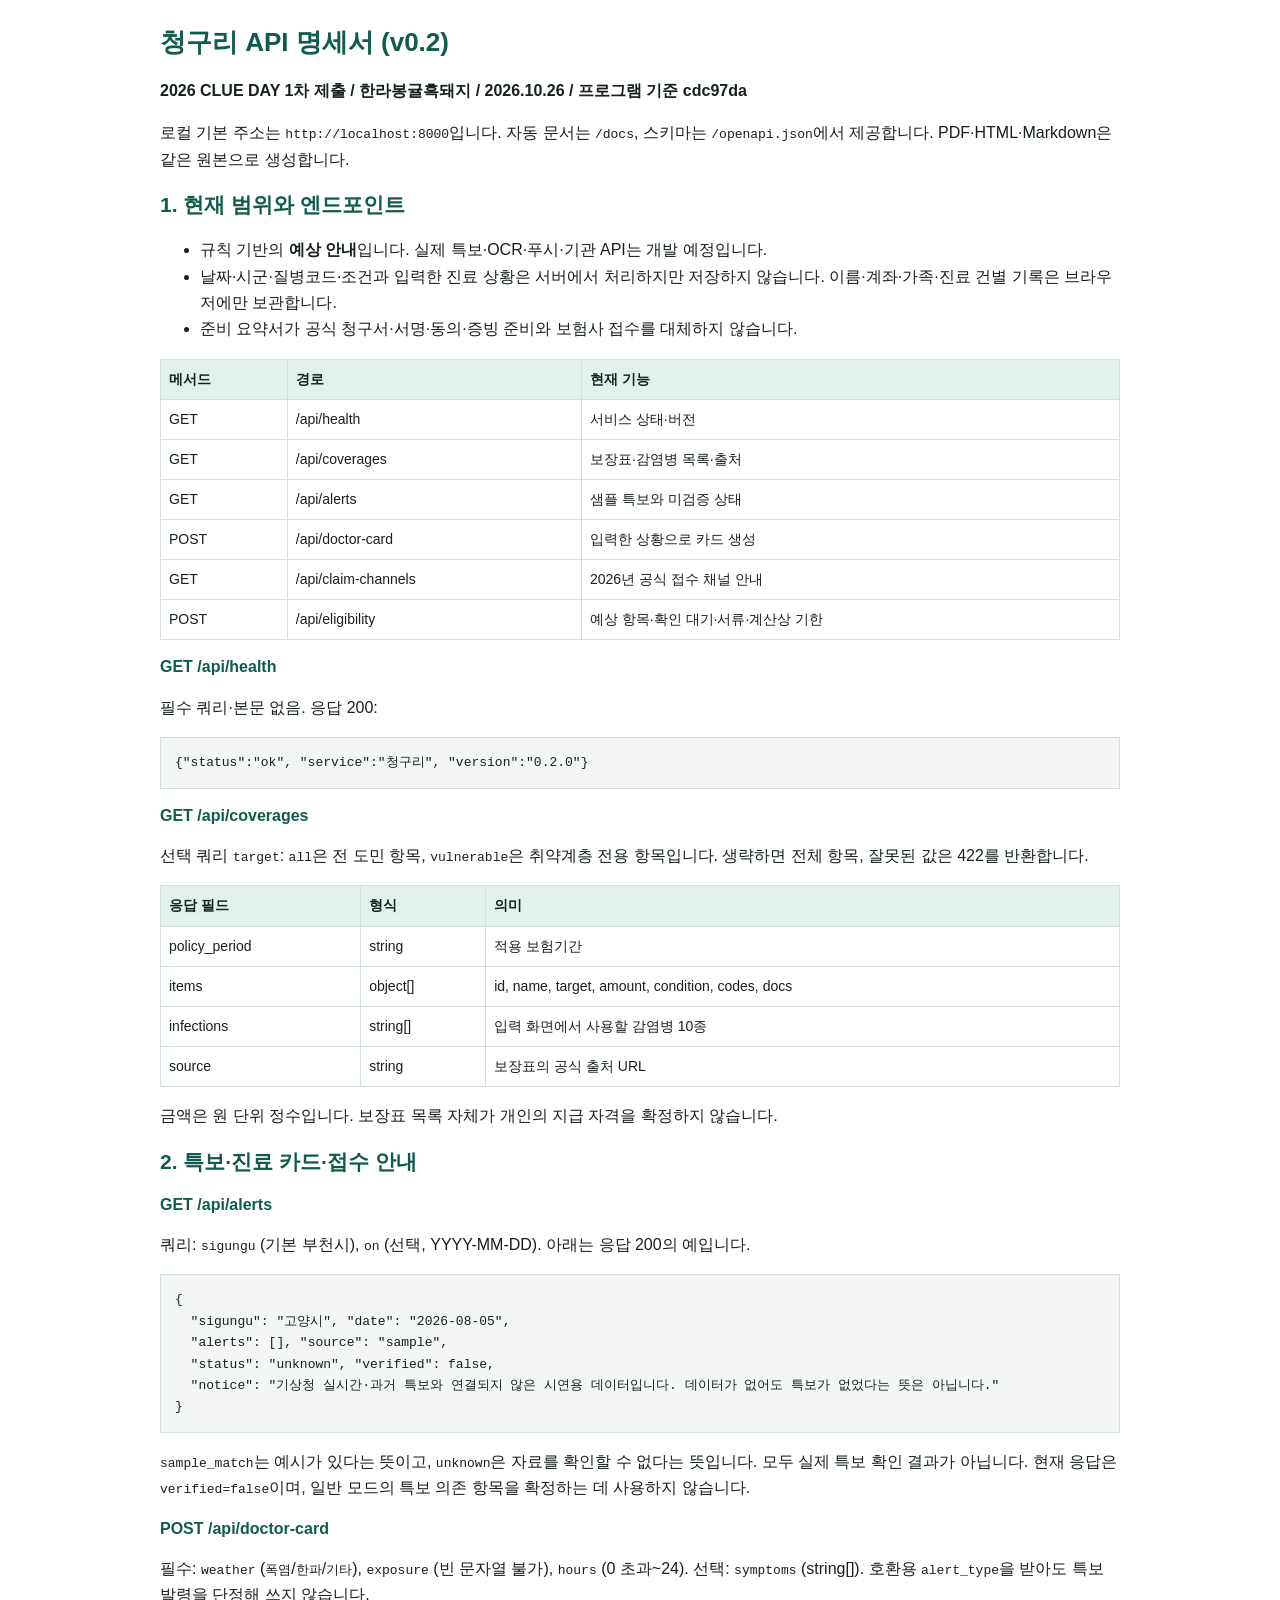
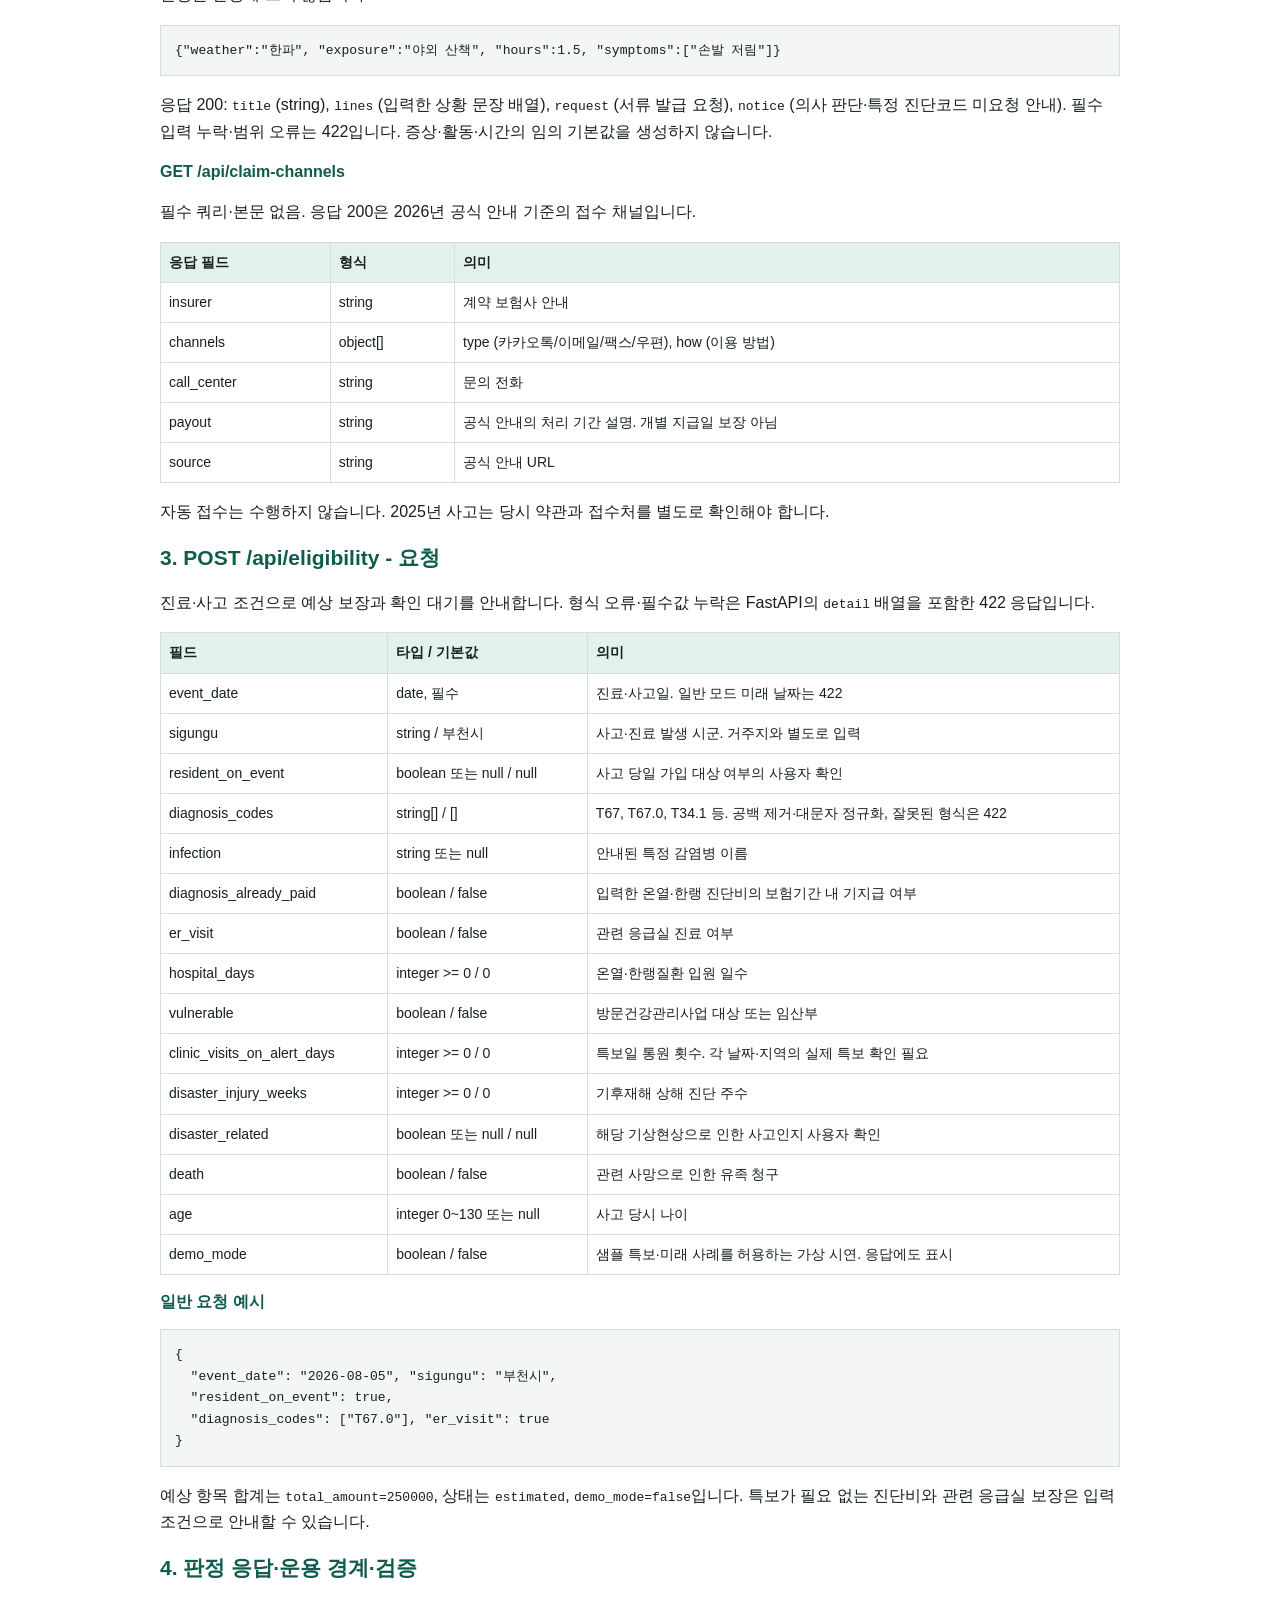
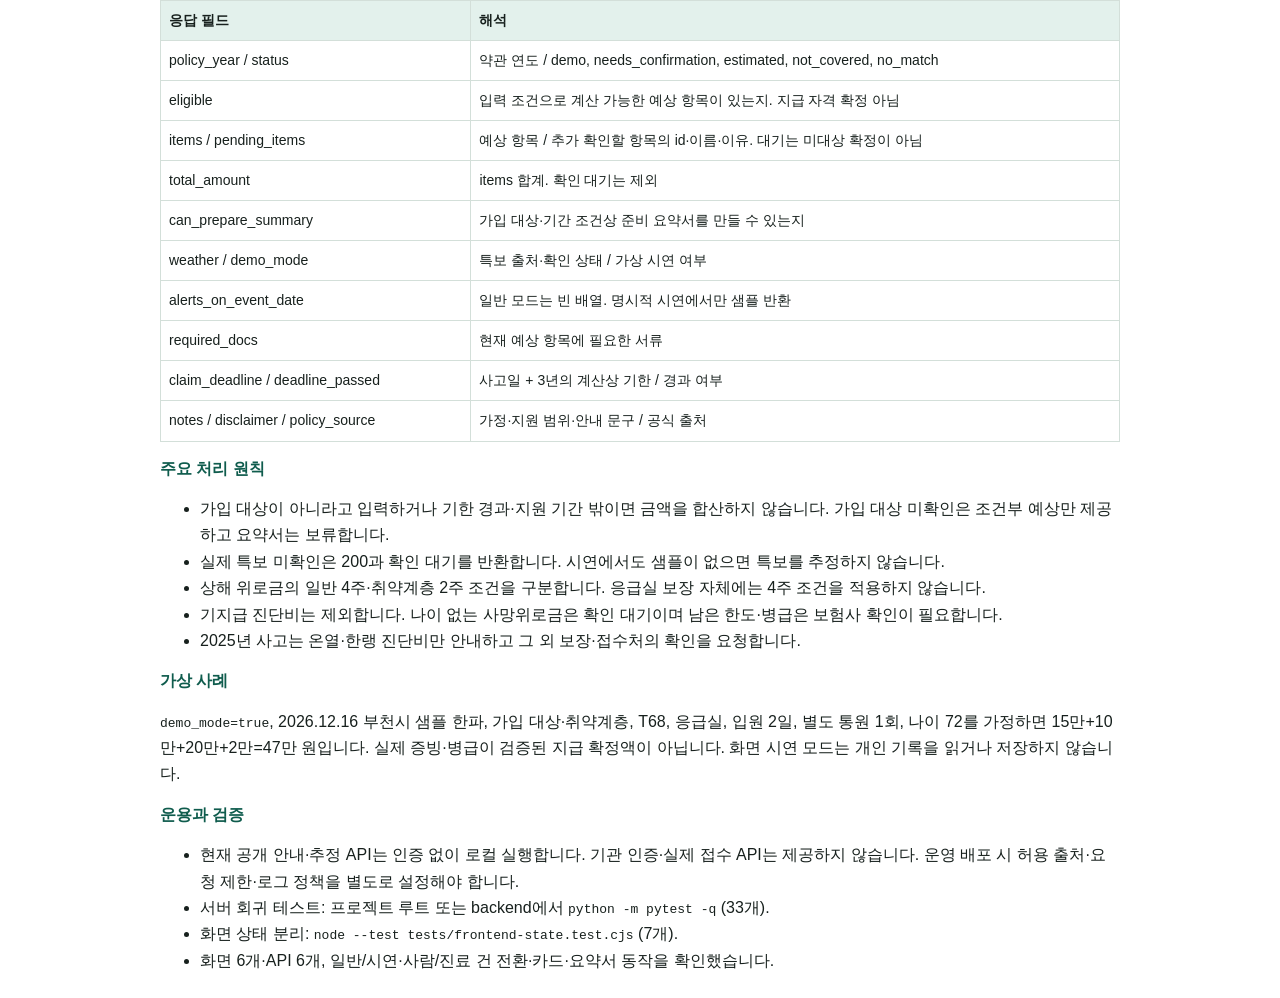
<file: docs/API명세서.html>
<!doctype html><html lang="ko"><head><meta charset="utf-8"><title>API 명세서</title><style>
@page {size:A4; margin:20mm 15mm;}
body {font-family:'Malgun Gothic',sans-serif; color:#17201d; line-height:1.65; max-width:960px; margin:24px auto; padding:0 16px;}
h1,h2,h3 {color:#0f5c4d; line-height:1.4;} h1 {font-size:26px;} h2 {font-size:21px;} h3 {font-size:16px;}
table {border-collapse:collapse; width:100%; margin:12px 0; font-size:14px;} th,td {border:1px solid #d3dfd9; padding:8px; text-align:left; vertical-align:top;} th {background:#e3f1ec;}
a {color:#0f5c4d; overflow-wrap:anywhere;} pre {white-space:pre-wrap; overflow-wrap:anywhere; padding:14px; background:#f3f6f4; border:1px solid #d3dfd9;}
.page-break {break-before:page;} .screen {display:flex; gap:24px; align-items:flex-start; margin-top:16px; break-inside:avoid;}
.screen>img {width:290px; border:1px solid #d3dfd9; border-radius:12px;} .ui-notes {flex:1;} .ui-notes p {margin:6px 0 14px;}.small {font-size:12px;color:#5d6965;}
@media(max-width:640px){.screen{display:block;}.screen>img{max-width:100%;}}
@media print {body{margin:0;padding:0;}.screen>img{width:73mm;}.screen{gap:7mm;}}
</style></head><body><h1>청구리 API 명세서 (v0.2)</h1>
<p><strong>2026 CLUE DAY 1차 제출 / 한라봉귤흑돼지 / 2026.10.26 / 프로그램 기준 cdc97da</strong></p>
<p>로컬 기본 주소는 <code>http://localhost:8000</code>입니다. 자동 문서는 <code>/docs</code>, 스키마는 <code>/openapi.json</code>에서 제공합니다. PDF·HTML·Markdown은 같은 원본으로 생성합니다.</p>
<h2>1. 현재 범위와 엔드포인트</h2>
<ul>
<li>규칙 기반의 <strong>예상 안내</strong>입니다. 실제 특보·OCR·푸시·기관 API는 개발 예정입니다.</li>
<li>날짜·시군·질병코드·조건과 입력한 진료 상황은 서버에서 처리하지만 저장하지 않습니다. 이름·계좌·가족·진료 건별 기록은 브라우저에만 보관합니다.</li>
<li>준비 요약서가 공식 청구서·서명·동의·증빙 준비와 보험사 접수를 대체하지 않습니다.</li>
</ul>
<table>
<thead>
<tr>
<th>메서드</th>
<th>경로</th>
<th>현재 기능</th>
</tr>
</thead>
<tbody>
<tr>
<td>GET</td>
<td>/api/health</td>
<td>서비스 상태·버전</td>
</tr>
<tr>
<td>GET</td>
<td>/api/coverages</td>
<td>보장표·감염병 목록·출처</td>
</tr>
<tr>
<td>GET</td>
<td>/api/alerts</td>
<td>샘플 특보와 미검증 상태</td>
</tr>
<tr>
<td>POST</td>
<td>/api/doctor-card</td>
<td>입력한 상황으로 카드 생성</td>
</tr>
<tr>
<td>GET</td>
<td>/api/claim-channels</td>
<td>2026년 공식 접수 채널 안내</td>
</tr>
<tr>
<td>POST</td>
<td>/api/eligibility</td>
<td>예상 항목·확인 대기·서류·계산상 기한</td>
</tr>
</tbody>
</table>
<h3>GET /api/health</h3>
<p>필수 쿼리·본문 없음. 응답 200:</p>
<pre><code class="language-json">{&quot;status&quot;:&quot;ok&quot;, &quot;service&quot;:&quot;청구리&quot;, &quot;version&quot;:&quot;0.2.0&quot;}
</code></pre>
<h3>GET /api/coverages</h3>
<p>선택 쿼리 <code>target</code>: <code>all</code>은 전 도민 항목, <code>vulnerable</code>은 취약계층 전용 항목입니다. 생략하면 전체 항목, 잘못된 값은 422를 반환합니다.</p>
<table>
<thead>
<tr>
<th>응답 필드</th>
<th>형식</th>
<th>의미</th>
</tr>
</thead>
<tbody>
<tr>
<td>policy_period</td>
<td>string</td>
<td>적용 보험기간</td>
</tr>
<tr>
<td>items</td>
<td>object[]</td>
<td>id, name, target, amount, condition, codes, docs</td>
</tr>
<tr>
<td>infections</td>
<td>string[]</td>
<td>입력 화면에서 사용할 감염병 10종</td>
</tr>
<tr>
<td>source</td>
<td>string</td>
<td>보장표의 공식 출처 URL</td>
</tr>
</tbody>
</table>
<p>금액은 원 단위 정수입니다. 보장표 목록 자체가 개인의 지급 자격을 확정하지 않습니다.</p>
<div class="page-break"></div>

<h2>2. 특보·진료 카드·접수 안내</h2>
<h3>GET /api/alerts</h3>
<p>쿼리: <code>sigungu</code> (기본 부천시), <code>on</code> (선택, YYYY-MM-DD). 아래는 응답 200의 예입니다.</p>
<pre><code class="language-json">{
  &quot;sigungu&quot;: &quot;고양시&quot;, &quot;date&quot;: &quot;2026-08-05&quot;,
  &quot;alerts&quot;: [], &quot;source&quot;: &quot;sample&quot;,
  &quot;status&quot;: &quot;unknown&quot;, &quot;verified&quot;: false,
  &quot;notice&quot;: &quot;기상청 실시간·과거 특보와 연결되지 않은 시연용 데이터입니다. 데이터가 없어도 특보가 없었다는 뜻은 아닙니다.&quot;
}
</code></pre>
<p><code>sample_match</code>는 예시가 있다는 뜻이고, <code>unknown</code>은 자료를 확인할 수 없다는 뜻입니다. 모두 실제 특보 확인 결과가 아닙니다. 현재 응답은 <code>verified=false</code>이며, 일반 모드의 특보 의존 항목을 확정하는 데 사용하지 않습니다.</p>
<h3>POST /api/doctor-card</h3>
<p>필수: <code>weather</code> (<code>폭염</code>/<code>한파</code>/<code>기타</code>), <code>exposure</code> (빈 문자열 불가), <code>hours</code> (0 초과~24).
선택: <code>symptoms</code> (string[]). 호환용 <code>alert_type</code>을 받아도 특보 발령을 단정해 쓰지 않습니다.</p>
<pre><code class="language-json">{&quot;weather&quot;:&quot;한파&quot;, &quot;exposure&quot;:&quot;야외 산책&quot;, &quot;hours&quot;:1.5, &quot;symptoms&quot;:[&quot;손발 저림&quot;]}
</code></pre>
<p>응답 200: <code>title</code> (string), <code>lines</code> (입력한 상황 문장 배열), <code>request</code> (서류 발급 요청), <code>notice</code> (의사 판단·특정 진단코드 미요청 안내). 필수 입력 누락·범위 오류는 422입니다. 증상·활동·시간의 임의 기본값을 생성하지 않습니다.</p>
<h3>GET /api/claim-channels</h3>
<p>필수 쿼리·본문 없음. 응답 200은 2026년 공식 안내 기준의 접수 채널입니다.</p>
<table>
<thead>
<tr>
<th>응답 필드</th>
<th>형식</th>
<th>의미</th>
</tr>
</thead>
<tbody>
<tr>
<td>insurer</td>
<td>string</td>
<td>계약 보험사 안내</td>
</tr>
<tr>
<td>channels</td>
<td>object[]</td>
<td>type (카카오톡/이메일/팩스/우편), how (이용 방법)</td>
</tr>
<tr>
<td>call_center</td>
<td>string</td>
<td>문의 전화</td>
</tr>
<tr>
<td>payout</td>
<td>string</td>
<td>공식 안내의 처리 기간 설명. 개별 지급일 보장 아님</td>
</tr>
<tr>
<td>source</td>
<td>string</td>
<td>공식 안내 URL</td>
</tr>
</tbody>
</table>
<p>자동 접수는 수행하지 않습니다. 2025년 사고는 당시 약관과 접수처를 별도로 확인해야 합니다.</p>
<div class="page-break"></div>

<h2>3. POST /api/eligibility - 요청</h2>
<p>진료·사고 조건으로 예상 보장과 확인 대기를 안내합니다. 형식 오류·필수값 누락은 FastAPI의 <code>detail</code> 배열을 포함한 422 응답입니다.</p>
<table>
<thead>
<tr>
<th>필드</th>
<th>타입 / 기본값</th>
<th>의미</th>
</tr>
</thead>
<tbody>
<tr>
<td>event_date</td>
<td>date, 필수</td>
<td>진료·사고일. 일반 모드 미래 날짜는 422</td>
</tr>
<tr>
<td>sigungu</td>
<td>string / 부천시</td>
<td>사고·진료 발생 시군. 거주지와 별도로 입력</td>
</tr>
<tr>
<td>resident_on_event</td>
<td>boolean 또는 null / null</td>
<td>사고 당일 가입 대상 여부의 사용자 확인</td>
</tr>
<tr>
<td>diagnosis_codes</td>
<td>string[] / []</td>
<td>T67, T67.0, T34.1 등. 공백 제거·대문자 정규화, 잘못된 형식은 422</td>
</tr>
<tr>
<td>infection</td>
<td>string 또는 null</td>
<td>안내된 특정 감염병 이름</td>
</tr>
<tr>
<td>diagnosis_already_paid</td>
<td>boolean / false</td>
<td>입력한 온열·한랭 진단비의 보험기간 내 기지급 여부</td>
</tr>
<tr>
<td>er_visit</td>
<td>boolean / false</td>
<td>관련 응급실 진료 여부</td>
</tr>
<tr>
<td>hospital_days</td>
<td>integer &gt;= 0 / 0</td>
<td>온열·한랭질환 입원 일수</td>
</tr>
<tr>
<td>vulnerable</td>
<td>boolean / false</td>
<td>방문건강관리사업 대상 또는 임산부</td>
</tr>
<tr>
<td>clinic_visits_on_alert_days</td>
<td>integer &gt;= 0 / 0</td>
<td>특보일 통원 횟수. 각 날짜·지역의 실제 특보 확인 필요</td>
</tr>
<tr>
<td>disaster_injury_weeks</td>
<td>integer &gt;= 0 / 0</td>
<td>기후재해 상해 진단 주수</td>
</tr>
<tr>
<td>disaster_related</td>
<td>boolean 또는 null / null</td>
<td>해당 기상현상으로 인한 사고인지 사용자 확인</td>
</tr>
<tr>
<td>death</td>
<td>boolean / false</td>
<td>관련 사망으로 인한 유족 청구</td>
</tr>
<tr>
<td>age</td>
<td>integer 0~130 또는 null</td>
<td>사고 당시 나이</td>
</tr>
<tr>
<td>demo_mode</td>
<td>boolean / false</td>
<td>샘플 특보·미래 사례를 허용하는 가상 시연. 응답에도 표시</td>
</tr>
</tbody>
</table>
<h3>일반 요청 예시</h3>
<pre><code class="language-json">{
  &quot;event_date&quot;: &quot;2026-08-05&quot;, &quot;sigungu&quot;: &quot;부천시&quot;,
  &quot;resident_on_event&quot;: true,
  &quot;diagnosis_codes&quot;: [&quot;T67.0&quot;], &quot;er_visit&quot;: true
}
</code></pre>
<p>예상 항목 합계는 <code>total_amount=250000</code>, 상태는 <code>estimated</code>, <code>demo_mode=false</code>입니다.
특보가 필요 없는 진단비와 관련 응급실 보장은 입력 조건으로 안내할 수 있습니다.</p>
<div class="page-break"></div>

<h2>4. 판정 응답·운용 경계·검증</h2>
<table>
<thead>
<tr>
<th>응답 필드</th>
<th>해석</th>
</tr>
</thead>
<tbody>
<tr>
<td>policy_year / status</td>
<td>약관 연도 / demo, needs_confirmation, estimated, not_covered, no_match</td>
</tr>
<tr>
<td>eligible</td>
<td>입력 조건으로 계산 가능한 예상 항목이 있는지. 지급 자격 확정 아님</td>
</tr>
<tr>
<td>items / pending_items</td>
<td>예상 항목 / 추가 확인할 항목의 id·이름·이유. 대기는 미대상 확정이 아님</td>
</tr>
<tr>
<td>total_amount</td>
<td>items 합계. 확인 대기는 제외</td>
</tr>
<tr>
<td>can_prepare_summary</td>
<td>가입 대상·기간 조건상 준비 요약서를 만들 수 있는지</td>
</tr>
<tr>
<td>weather / demo_mode</td>
<td>특보 출처·확인 상태 / 가상 시연 여부</td>
</tr>
<tr>
<td>alerts_on_event_date</td>
<td>일반 모드는 빈 배열. 명시적 시연에서만 샘플 반환</td>
</tr>
<tr>
<td>required_docs</td>
<td>현재 예상 항목에 필요한 서류</td>
</tr>
<tr>
<td>claim_deadline / deadline_passed</td>
<td>사고일 + 3년의 계산상 기한 / 경과 여부</td>
</tr>
<tr>
<td>notes / disclaimer / policy_source</td>
<td>가정·지원 범위·안내 문구 / 공식 출처</td>
</tr>
</tbody>
</table>
<h3>주요 처리 원칙</h3>
<ul>
<li>가입 대상이 아니라고 입력하거나 기한 경과·지원 기간 밖이면 금액을 합산하지 않습니다. 가입 대상 미확인은 조건부 예상만 제공하고 요약서는 보류합니다.</li>
<li>실제 특보 미확인은 200과 확인 대기를 반환합니다. 시연에서도 샘플이 없으면 특보를 추정하지 않습니다.</li>
<li>상해 위로금의 일반 4주·취약계층 2주 조건을 구분합니다. 응급실 보장 자체에는 4주 조건을 적용하지 않습니다.</li>
<li>기지급 진단비는 제외합니다. 나이 없는 사망위로금은 확인 대기이며 남은 한도·병급은 보험사 확인이 필요합니다.</li>
<li>2025년 사고는 온열·한랭 진단비만 안내하고 그 외 보장·접수처의 확인을 요청합니다.</li>
</ul>
<h3>가상 사례</h3>
<p><code>demo_mode=true</code>, 2026.12.16 부천시 샘플 한파, 가입 대상·취약계층, T68, 응급실, 입원 2일, 별도 통원 1회, 나이 72를 가정하면 15만+10만+20만+2만=47만 원입니다. 실제 증빙·병급이 검증된 지급 확정액이 아닙니다. 화면 시연 모드는 개인 기록을 읽거나 저장하지 않습니다.</p>
<h3>운용과 검증</h3>
<ul>
<li>현재 공개 안내·추정 API는 인증 없이 로컬 실행합니다. 기관 인증·실제 접수 API는 제공하지 않습니다. 운영 배포 시 허용 출처·요청 제한·로그 정책을 별도로 설정해야 합니다.</li>
<li>서버 회귀 테스트: 프로젝트 루트 또는 backend에서 <code>python -m pytest -q</code> (33개).</li>
<li>화면 상태 분리: <code>node --test tests/frontend-state.test.cjs</code> (7개).</li>
<li>화면 6개·API 6개, 일반/시연·사람/진료 건 전환·카드·요약서 동작을 확인했습니다.</li>
</ul></body></html>
</file>
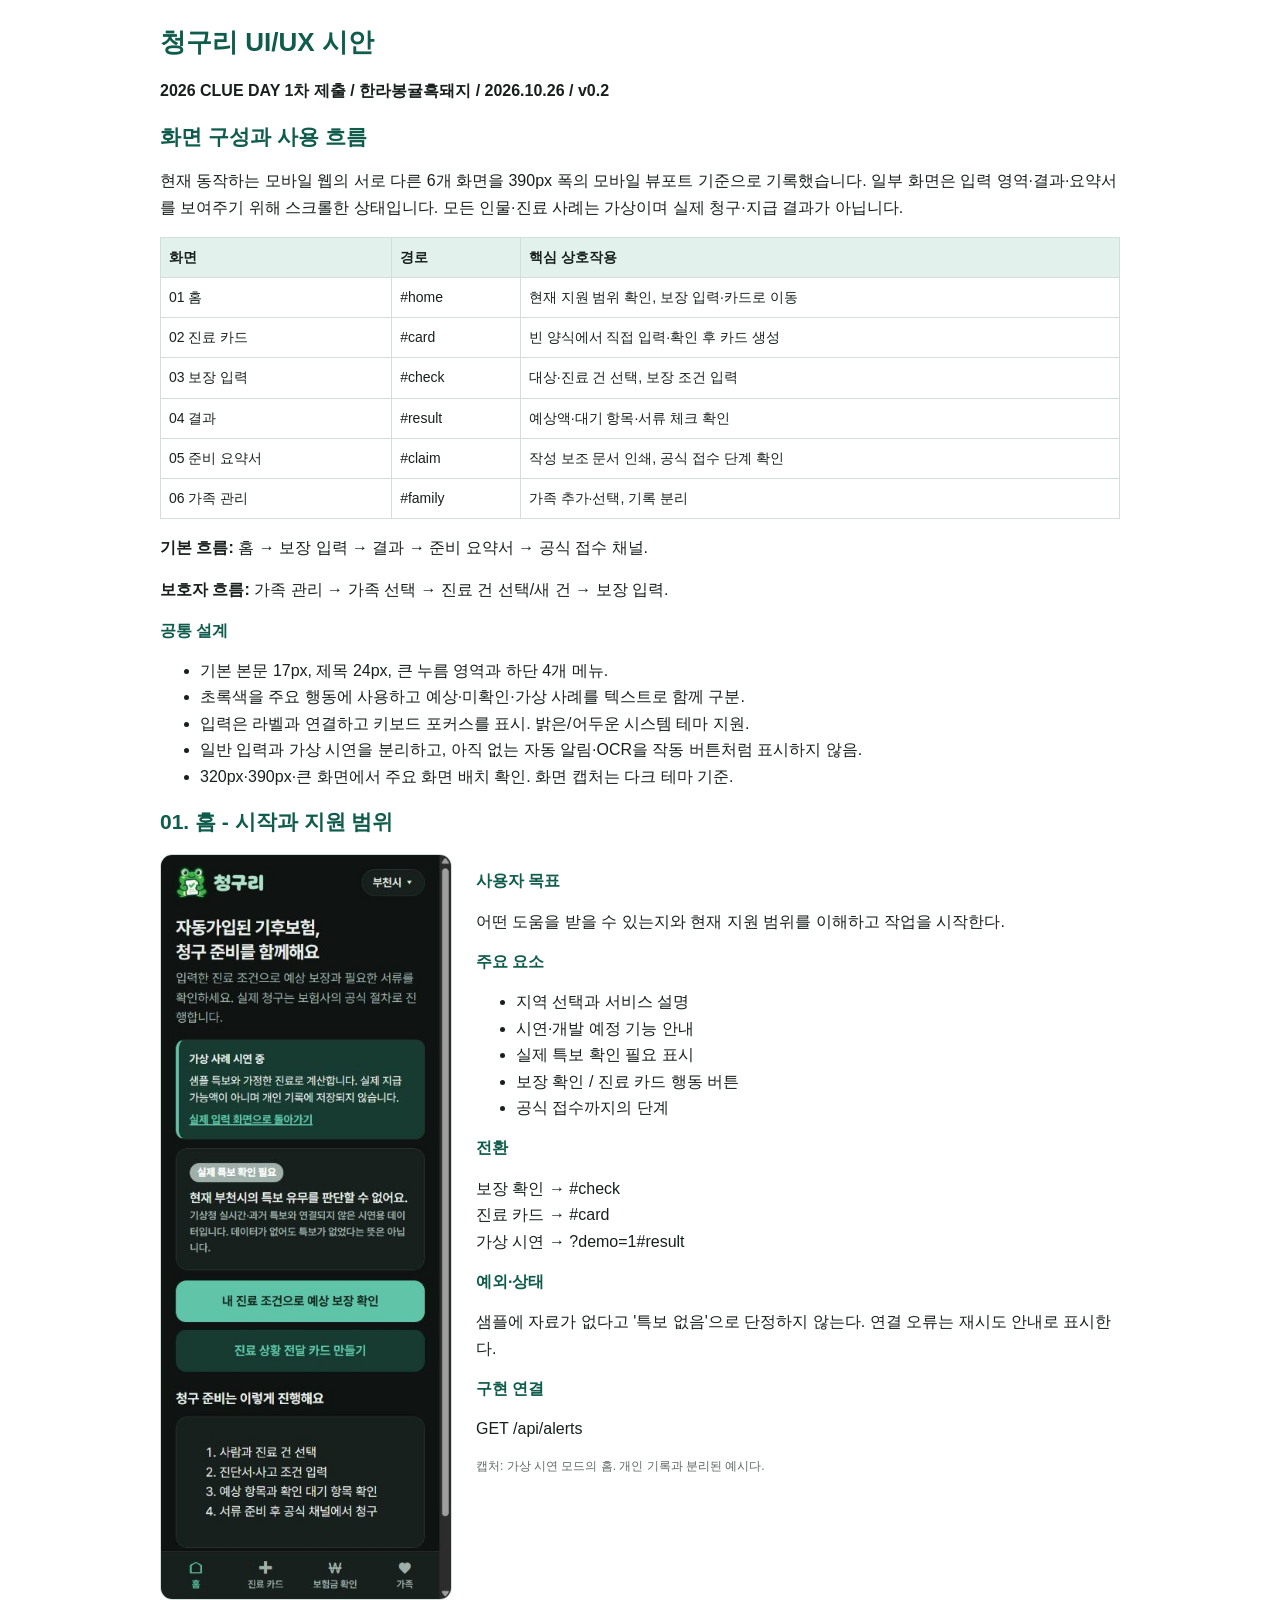
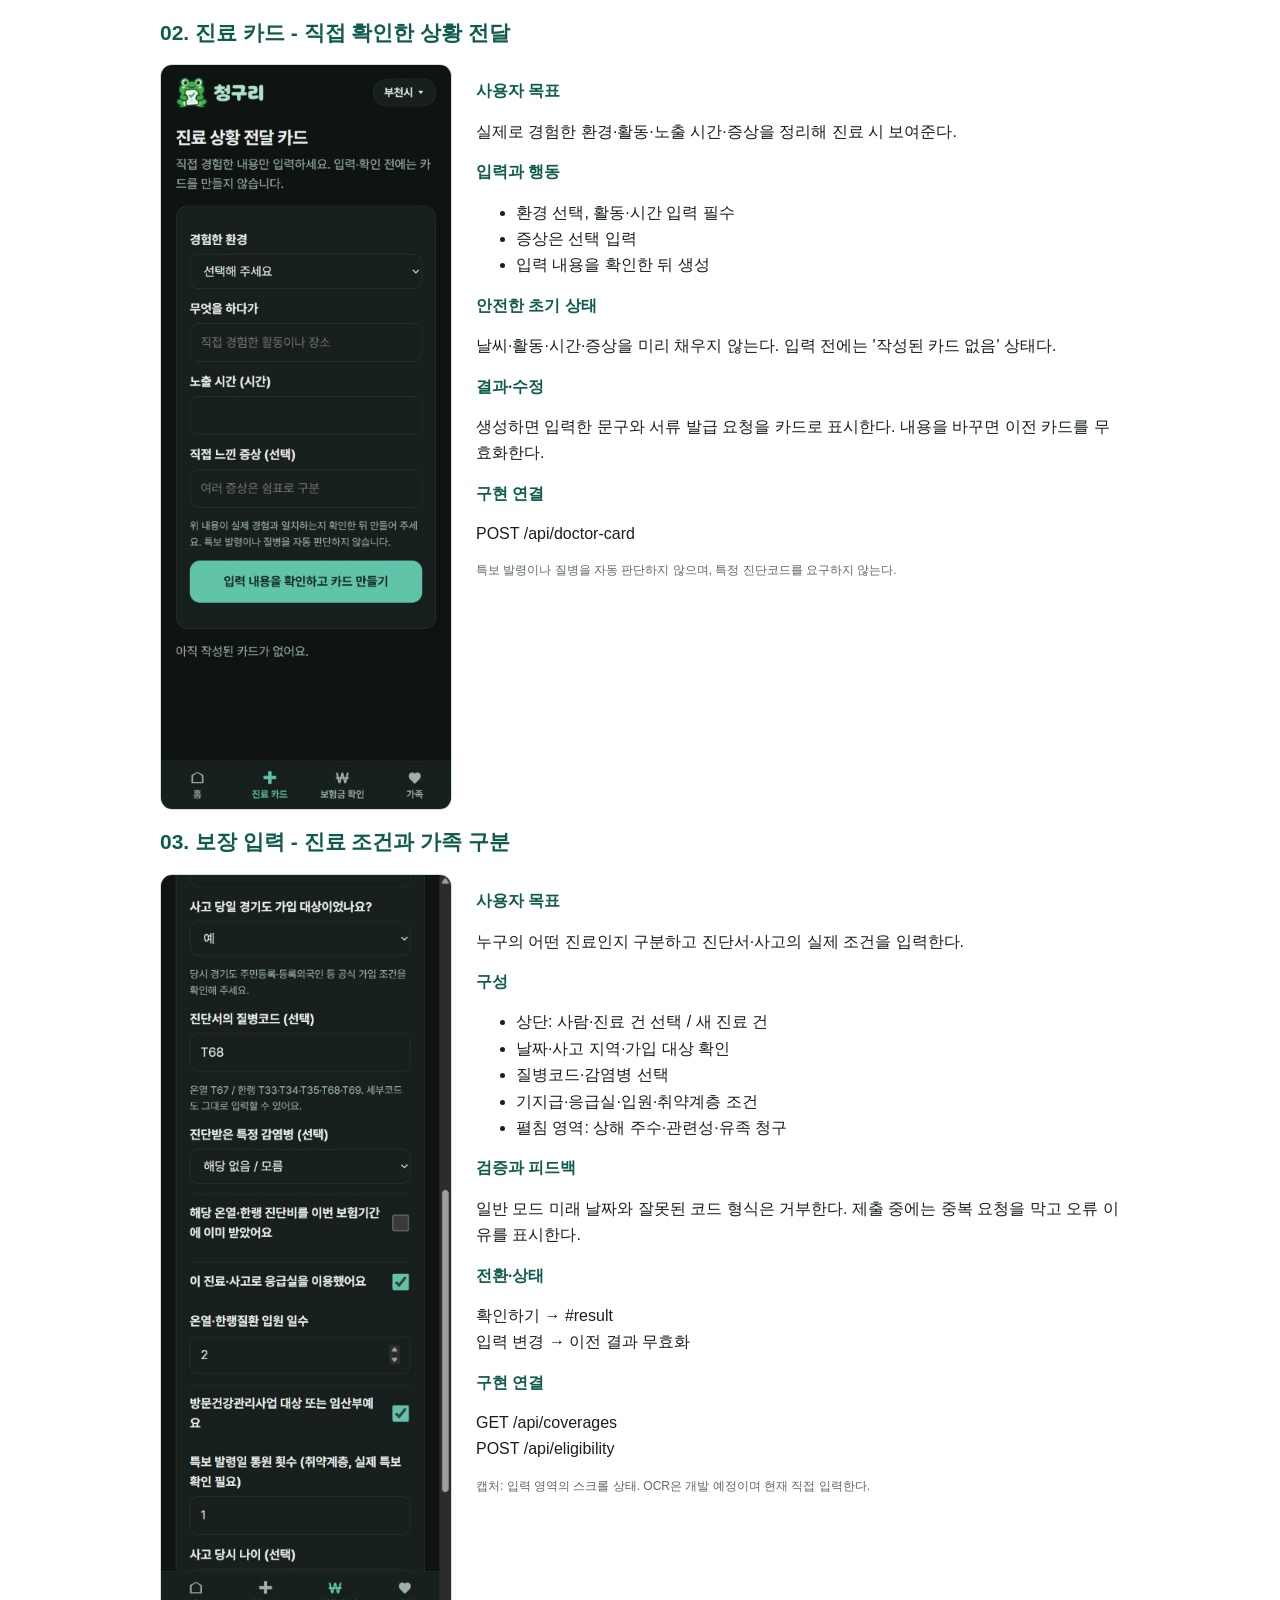
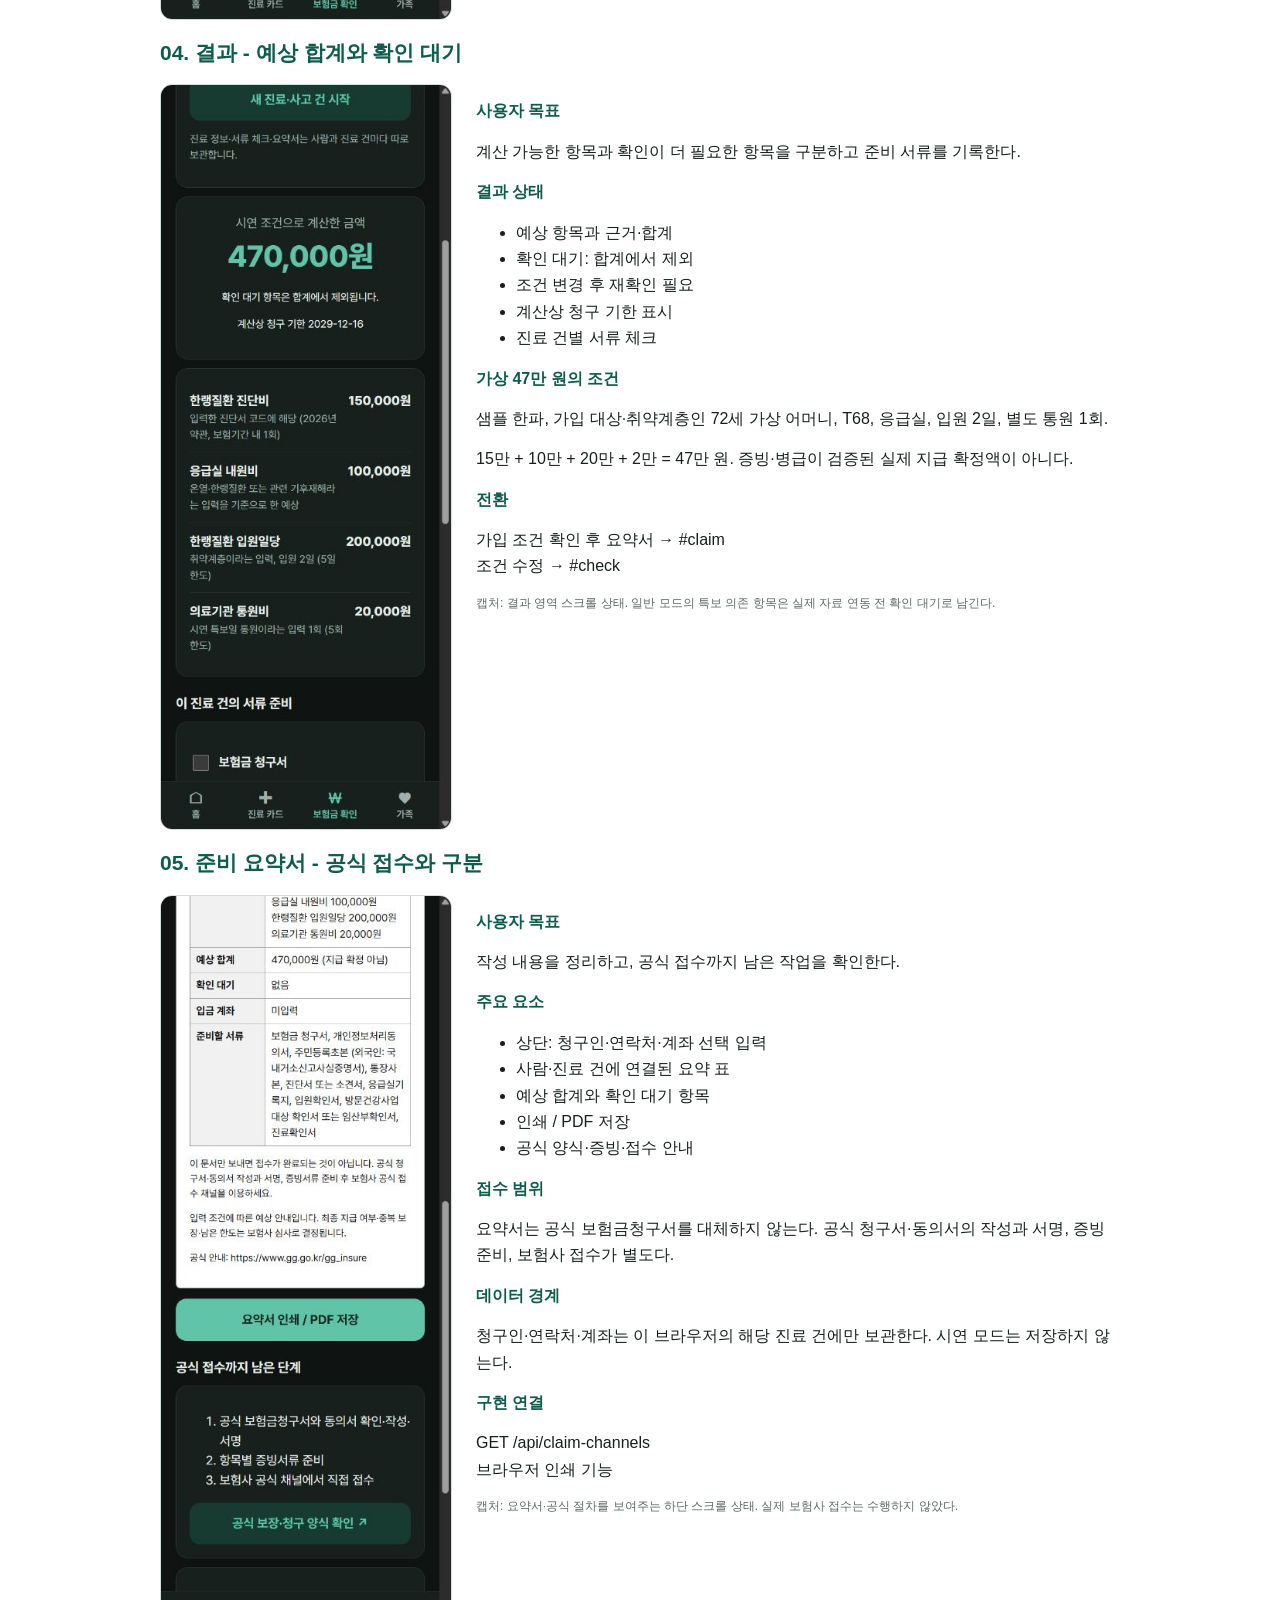
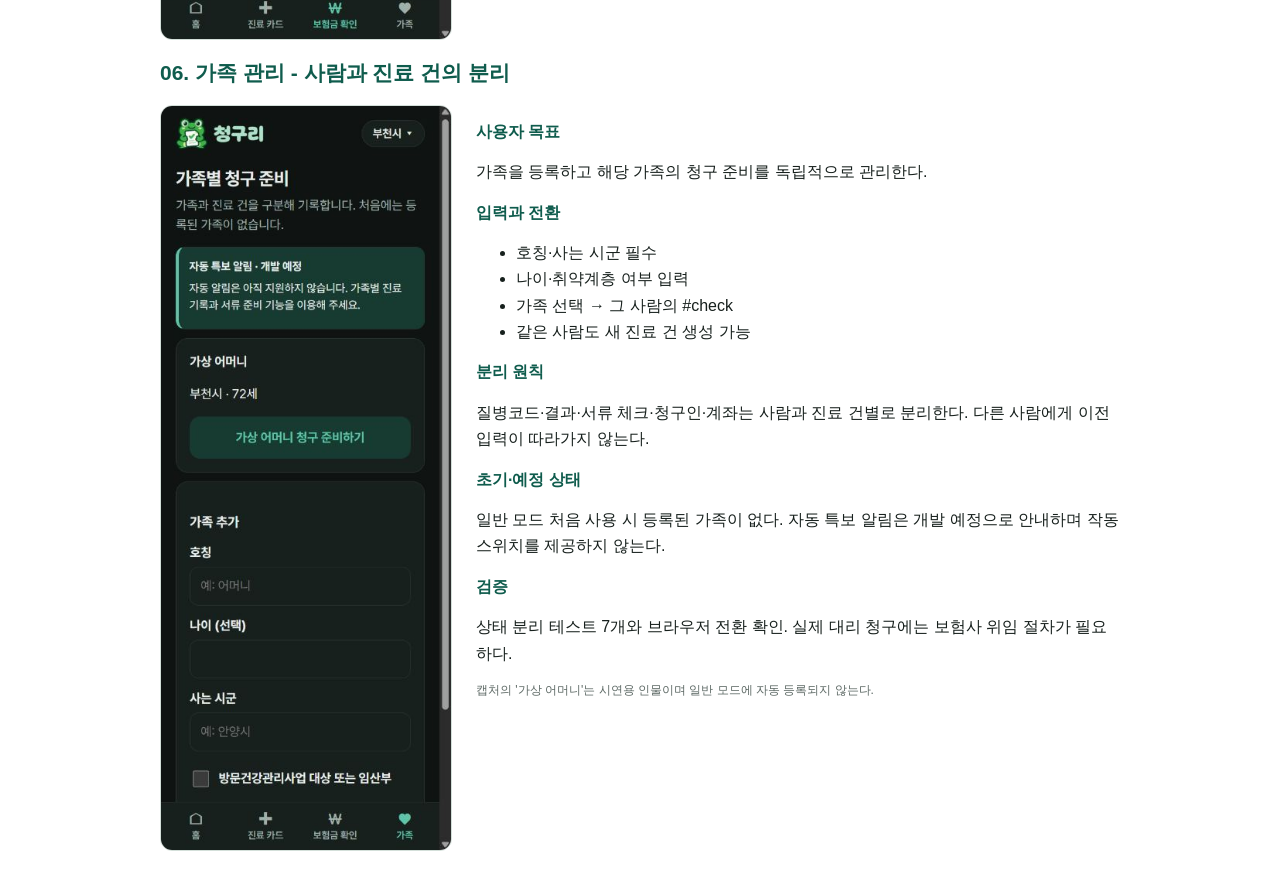
<file: docs/UI시안.html>
<!doctype html><html lang="ko"><head><meta charset="utf-8"><title>UI/UX 시안 - 6개 화면</title><style>
@page {size:A4; margin:20mm 15mm;}
body {font-family:'Malgun Gothic',sans-serif; color:#17201d; line-height:1.65; max-width:960px; margin:24px auto; padding:0 16px;}
h1,h2,h3 {color:#0f5c4d; line-height:1.4;} h1 {font-size:26px;} h2 {font-size:21px;} h3 {font-size:16px;}
table {border-collapse:collapse; width:100%; margin:12px 0; font-size:14px;} th,td {border:1px solid #d3dfd9; padding:8px; text-align:left; vertical-align:top;} th {background:#e3f1ec;}
a {color:#0f5c4d; overflow-wrap:anywhere;} pre {white-space:pre-wrap; overflow-wrap:anywhere; padding:14px; background:#f3f6f4; border:1px solid #d3dfd9;}
.page-break {break-before:page;} .screen {display:flex; gap:24px; align-items:flex-start; margin-top:16px; break-inside:avoid;}
.screen>img {width:290px; border:1px solid #d3dfd9; border-radius:12px;} .ui-notes {flex:1;} .ui-notes p {margin:6px 0 14px;}.small {font-size:12px;color:#5d6965;}
@media(max-width:640px){.screen{display:block;}.screen>img{max-width:100%;}}
@media print {body{margin:0;padding:0;}.screen>img{width:73mm;}.screen{gap:7mm;}}
</style></head><body><h1>청구리 UI/UX 시안</h1>
<p><strong>2026 CLUE DAY 1차 제출 / 한라봉귤흑돼지 / 2026.10.26 / v0.2</strong></p>
<h2>화면 구성과 사용 흐름</h2>
<p>현재 동작하는 모바일 웹의 서로 다른 6개 화면을 390px 폭의 모바일 뷰포트 기준으로 기록했습니다.
일부 화면은 입력 영역·결과·요약서를 보여주기 위해 스크롤한 상태입니다. 모든 인물·진료 사례는 가상이며 실제 청구·지급 결과가 아닙니다.</p>
<table>
<thead>
<tr>
<th>화면</th>
<th>경로</th>
<th>핵심 상호작용</th>
</tr>
</thead>
<tbody>
<tr>
<td>01 홈</td>
<td>#home</td>
<td>현재 지원 범위 확인, 보장 입력·카드로 이동</td>
</tr>
<tr>
<td>02 진료 카드</td>
<td>#card</td>
<td>빈 양식에서 직접 입력·확인 후 카드 생성</td>
</tr>
<tr>
<td>03 보장 입력</td>
<td>#check</td>
<td>대상·진료 건 선택, 보장 조건 입력</td>
</tr>
<tr>
<td>04 결과</td>
<td>#result</td>
<td>예상액·대기 항목·서류 체크 확인</td>
</tr>
<tr>
<td>05 준비 요약서</td>
<td>#claim</td>
<td>작성 보조 문서 인쇄, 공식 접수 단계 확인</td>
</tr>
<tr>
<td>06 가족 관리</td>
<td>#family</td>
<td>가족 추가·선택, 기록 분리</td>
</tr>
</tbody>
</table>
<p><strong>기본 흐름:</strong> 홈 → 보장 입력 → 결과 → 준비 요약서 → 공식 접수 채널.</p>
<p><strong>보호자 흐름:</strong> 가족 관리 → 가족 선택 → 진료 건 선택/새 건 → 보장 입력.</p>
<h3>공통 설계</h3>
<ul>
<li>기본 본문 17px, 제목 24px, 큰 누름 영역과 하단 4개 메뉴.</li>
<li>초록색을 주요 행동에 사용하고 예상·미확인·가상 사례를 텍스트로 함께 구분.</li>
<li>입력은 라벨과 연결하고 키보드 포커스를 표시. 밝은/어두운 시스템 테마 지원.</li>
<li>일반 입력과 가상 시연을 분리하고, 아직 없는 자동 알림·OCR을 작동 버튼처럼 표시하지 않음.</li>
<li>320px·390px·큰 화면에서 주요 화면 배치 확인. 화면 캡처는 다크 테마 기준.</li>
</ul>
<div class="page-break"></div>

<h2>01. 홈 - 시작과 지원 범위</h2>
<div class="screen">
<img src="ui/01-home.png" alt="청구리 홈 화면">
<div class="ui-notes">
<h3>사용자 목표</h3>
<p>어떤 도움을 받을 수 있는지와 현재 지원 범위를 이해하고 작업을 시작한다.</p>
<h3>주요 요소</h3>
<ul><li>지역 선택과 서비스 설명</li><li>시연·개발 예정 기능 안내</li><li>실제 특보 확인 필요 표시</li><li>보장 확인 / 진료 카드 행동 버튼</li><li>공식 접수까지의 단계</li></ul>
<h3>전환</h3>
<p>보장 확인 → #check<br>진료 카드 → #card<br>가상 시연 → ?demo=1#result</p>
<h3>예외·상태</h3>
<p>샘플에 자료가 없다고 '특보 없음'으로 단정하지 않는다. 연결 오류는 재시도 안내로 표시한다.</p>
<h3>구현 연결</h3>
<p>GET /api/alerts</p>
<p class="small">캡처: 가상 시연 모드의 홈. 개인 기록과 분리된 예시다.</p>
</div>
</div>

<div class="page-break"></div>

<h2>02. 진료 카드 - 직접 확인한 상황 전달</h2>
<div class="screen">
<img src="ui/02-card.png" alt="빈 입력에서 시작하는 진료 카드 화면">
<div class="ui-notes">
<h3>사용자 목표</h3>
<p>실제로 경험한 환경·활동·노출 시간·증상을 정리해 진료 시 보여준다.</p>
<h3>입력과 행동</h3>
<ul><li>환경 선택, 활동·시간 입력 필수</li><li>증상은 선택 입력</li><li>입력 내용을 확인한 뒤 생성</li></ul>
<h3>안전한 초기 상태</h3>
<p>날씨·활동·시간·증상을 미리 채우지 않는다. 입력 전에는 '작성된 카드 없음' 상태다.</p>
<h3>결과·수정</h3>
<p>생성하면 입력한 문구와 서류 발급 요청을 카드로 표시한다. 내용을 바꾸면 이전 카드를 무효화한다.</p>
<h3>구현 연결</h3>
<p>POST /api/doctor-card</p>
<p class="small">특보 발령이나 질병을 자동 판단하지 않으며, 특정 진단코드를 요구하지 않는다.</p>
</div>
</div>

<div class="page-break"></div>

<h2>03. 보장 입력 - 진료 조건과 가족 구분</h2>
<div class="screen">
<img src="ui/03-check.png" alt="보장 조건 입력 영역을 스크롤한 화면">
<div class="ui-notes">
<h3>사용자 목표</h3>
<p>누구의 어떤 진료인지 구분하고 진단서·사고의 실제 조건을 입력한다.</p>
<h3>구성</h3>
<ul><li>상단: 사람·진료 건 선택 / 새 진료 건</li><li>날짜·사고 지역·가입 대상 확인</li><li>질병코드·감염병 선택</li><li>기지급·응급실·입원·취약계층 조건</li><li>펼침 영역: 상해 주수·관련성·유족 청구</li></ul>
<h3>검증과 피드백</h3>
<p>일반 모드 미래 날짜와 잘못된 코드 형식은 거부한다. 제출 중에는 중복 요청을 막고 오류 이유를 표시한다.</p>
<h3>전환·상태</h3>
<p>확인하기 → #result<br>입력 변경 → 이전 결과 무효화</p>
<h3>구현 연결</h3>
<p>GET /api/coverages<br>POST /api/eligibility</p>
<p class="small">캡처: 입력 영역의 스크롤 상태. OCR은 개발 예정이며 현재 직접 입력한다.</p>
</div>
</div>

<div class="page-break"></div>

<h2>04. 결과 - 예상 합계와 확인 대기</h2>
<div class="screen">
<img src="ui/04-result.png" alt="가상 사례의 항목별 예상 금액과 서류 체크 화면">
<div class="ui-notes">
<h3>사용자 목표</h3>
<p>계산 가능한 항목과 확인이 더 필요한 항목을 구분하고 준비 서류를 기록한다.</p>
<h3>결과 상태</h3>
<ul><li>예상 항목과 근거·합계</li><li>확인 대기: 합계에서 제외</li><li>조건 변경 후 재확인 필요</li><li>계산상 청구 기한 표시</li><li>진료 건별 서류 체크</li></ul>
<h3>가상 47만 원의 조건</h3>
<p>샘플 한파, 가입 대상·취약계층인 72세 가상 어머니, T68, 응급실, 입원 2일, 별도 통원 1회.</p>
<p>15만 + 10만 + 20만 + 2만 = 47만 원. 증빙·병급이 검증된 실제 지급 확정액이 아니다.</p>
<h3>전환</h3>
<p>가입 조건 확인 후 요약서 → #claim<br>조건 수정 → #check</p>
<p class="small">캡처: 결과 영역 스크롤 상태. 일반 모드의 특보 의존 항목은 실제 자료 연동 전 확인 대기로 남긴다.</p>
</div>
</div>

<div class="page-break"></div>

<h2>05. 준비 요약서 - 공식 접수와 구분</h2>
<div class="screen">
<img src="ui/05-claim.png" alt="청구 준비 요약서와 공식 접수 절차 안내 화면">
<div class="ui-notes">
<h3>사용자 목표</h3>
<p>작성 내용을 정리하고, 공식 접수까지 남은 작업을 확인한다.</p>
<h3>주요 요소</h3>
<ul><li>상단: 청구인·연락처·계좌 선택 입력</li><li>사람·진료 건에 연결된 요약 표</li><li>예상 합계와 확인 대기 항목</li><li>인쇄 / PDF 저장</li><li>공식 양식·증빙·접수 안내</li></ul>
<h3>접수 범위</h3>
<p>요약서는 공식 보험금청구서를 대체하지 않는다. 공식 청구서·동의서의 작성과 서명, 증빙 준비, 보험사 접수가 별도다.</p>
<h3>데이터 경계</h3>
<p>청구인·연락처·계좌는 이 브라우저의 해당 진료 건에만 보관한다. 시연 모드는 저장하지 않는다.</p>
<h3>구현 연결</h3>
<p>GET /api/claim-channels<br>브라우저 인쇄 기능</p>
<p class="small">캡처: 요약서·공식 절차를 보여주는 하단 스크롤 상태. 실제 보험사 접수는 수행하지 않았다.</p>
</div>
</div>

<div class="page-break"></div>

<h2>06. 가족 관리 - 사람과 진료 건의 분리</h2>
<div class="screen">
<img src="ui/06-family.png" alt="가족 등록과 가족별 청구 준비 화면">
<div class="ui-notes">
<h3>사용자 목표</h3>
<p>가족을 등록하고 해당 가족의 청구 준비를 독립적으로 관리한다.</p>
<h3>입력과 전환</h3>
<ul><li>호칭·사는 시군 필수</li><li>나이·취약계층 여부 입력</li><li>가족 선택 → 그 사람의 #check</li><li>같은 사람도 새 진료 건 생성 가능</li></ul>
<h3>분리 원칙</h3>
<p>질병코드·결과·서류 체크·청구인·계좌는 사람과 진료 건별로 분리한다. 다른 사람에게 이전 입력이 따라가지 않는다.</p>
<h3>초기·예정 상태</h3>
<p>일반 모드 처음 사용 시 등록된 가족이 없다. 자동 특보 알림은 개발 예정으로 안내하며 작동 스위치를 제공하지 않는다.</p>
<h3>검증</h3>
<p>상태 분리 테스트 7개와 브라우저 전환 확인. 실제 대리 청구에는 보험사 위임 절차가 필요하다.</p>
<p class="small">캡처의 '가상 어머니'는 시연용 인물이며 일반 모드에 자동 등록되지 않는다.</p>
</div>
</div></body></html>
</file>
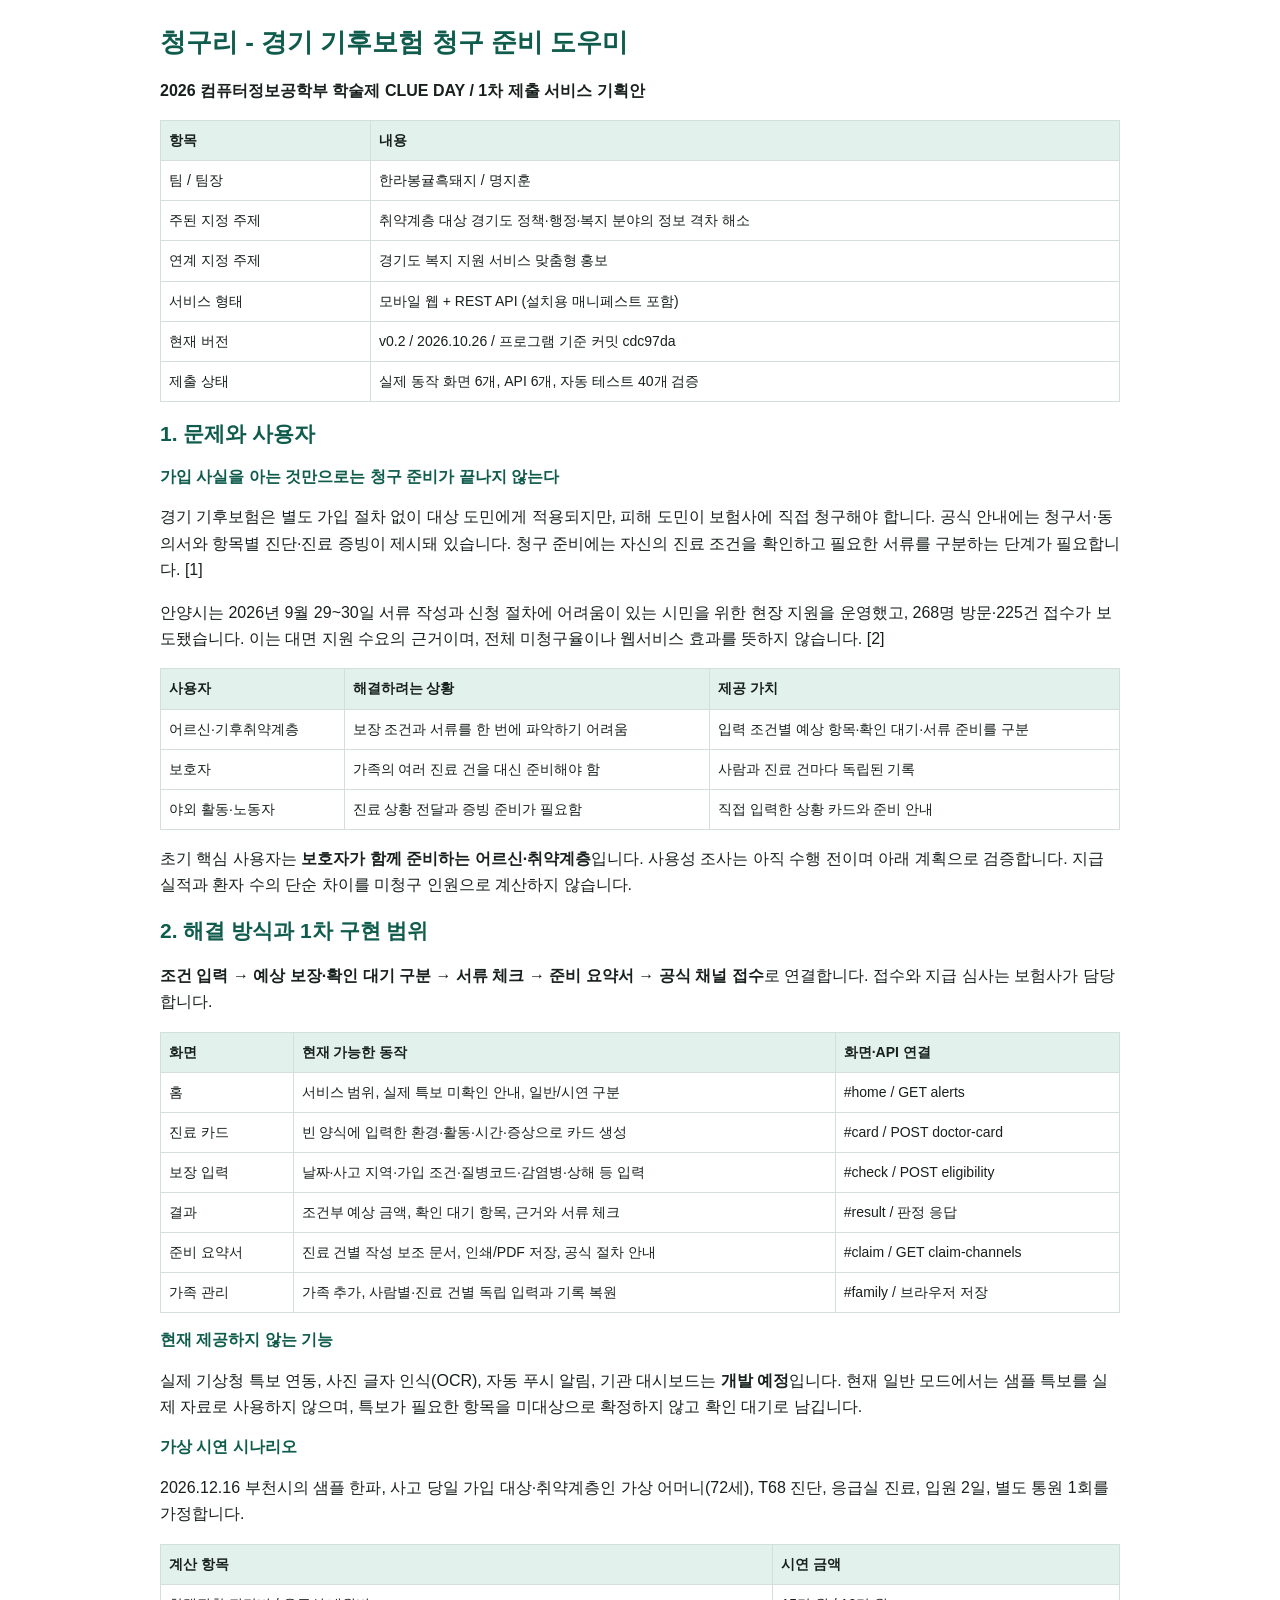
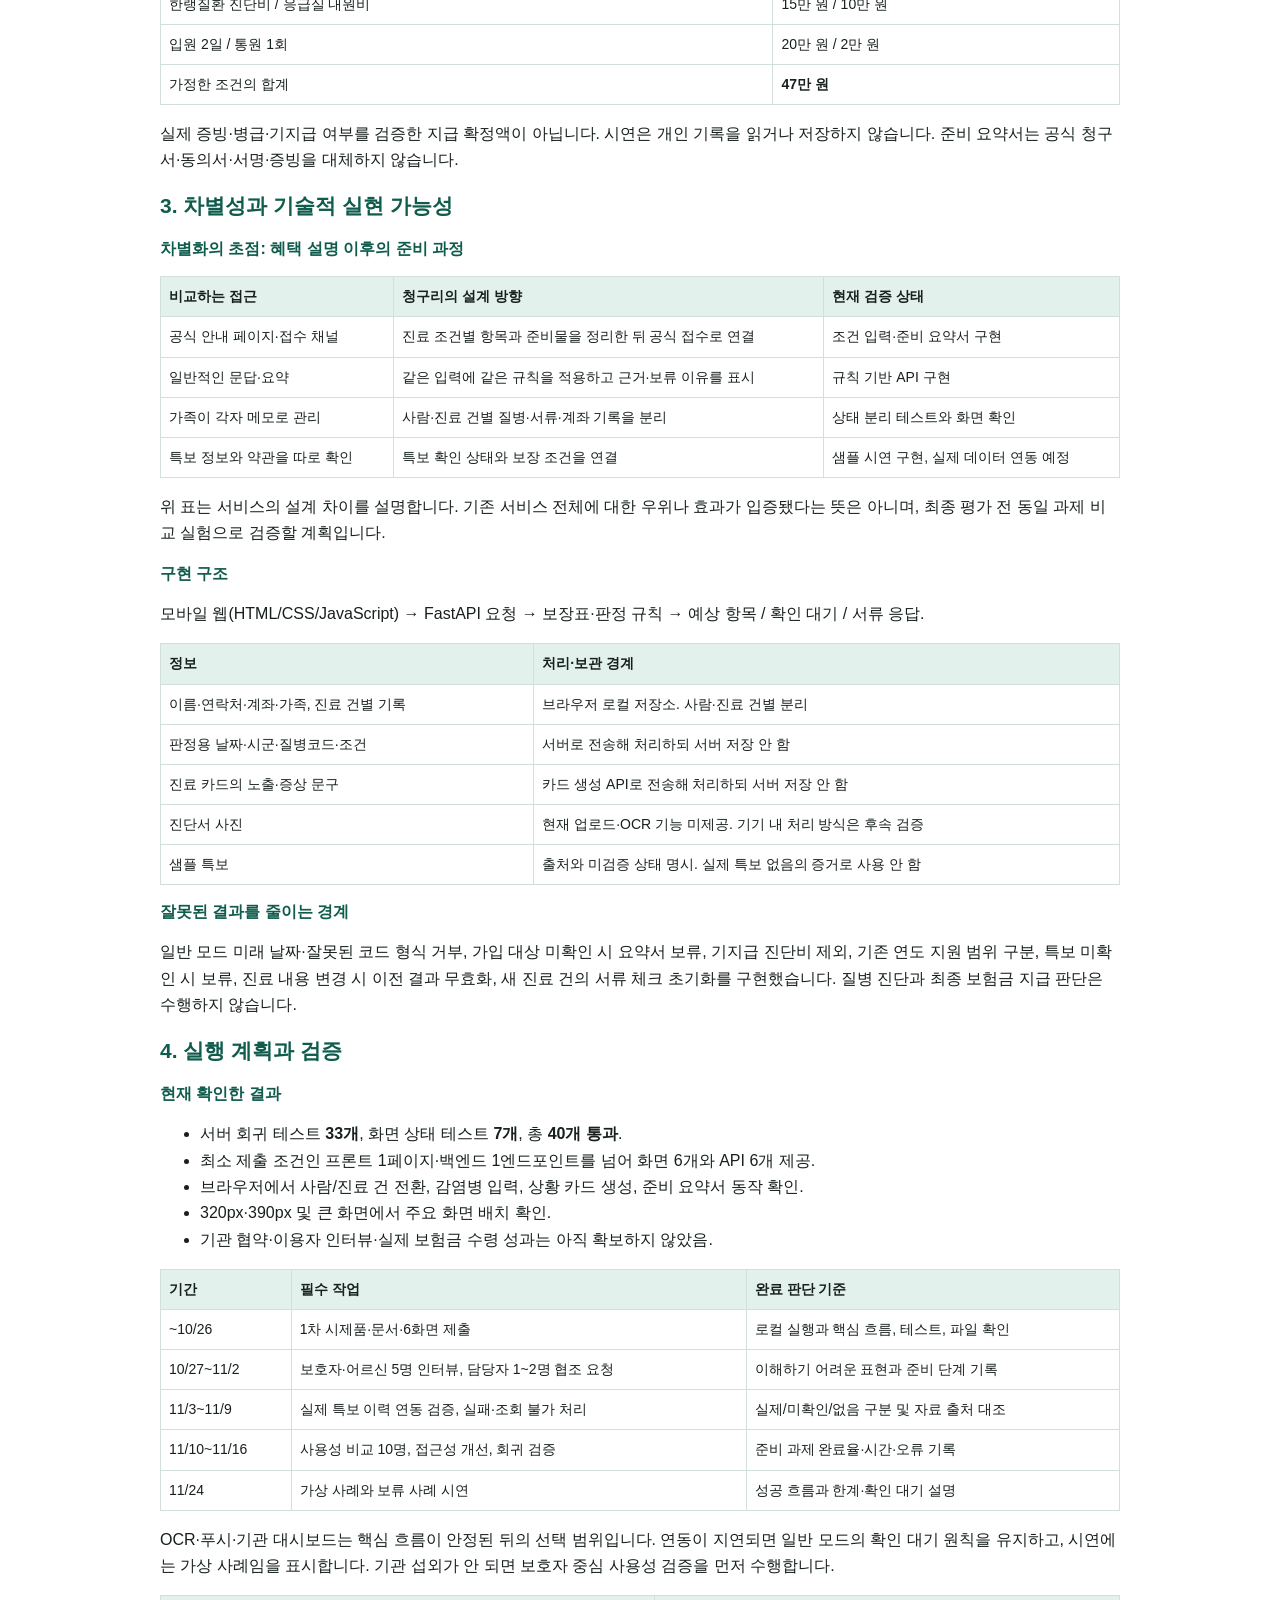
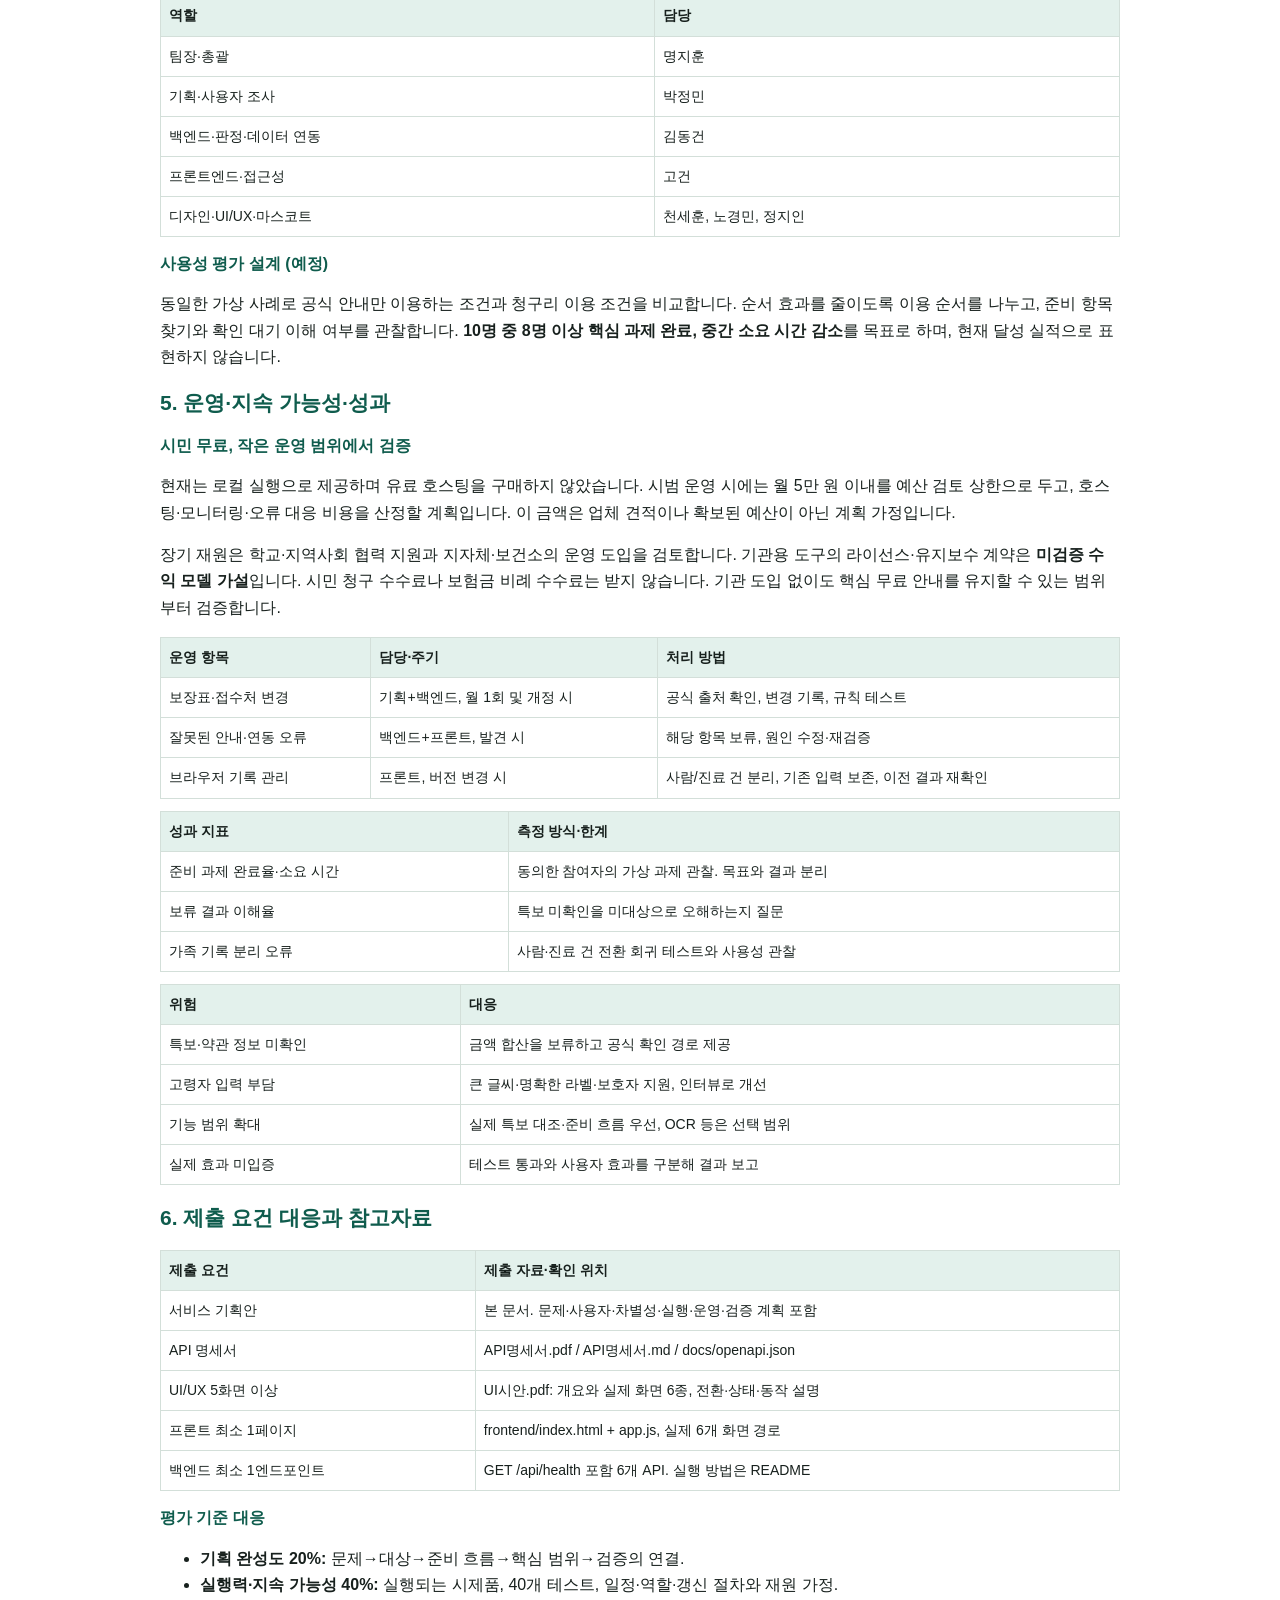
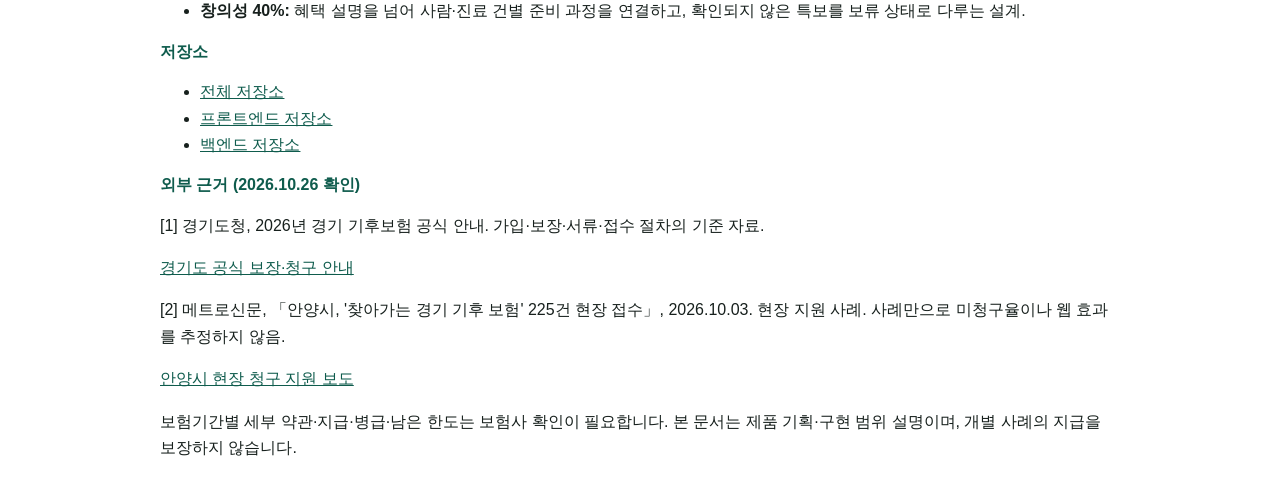
<file: docs/기획서.html>
<!doctype html><html lang="ko"><head><meta charset="utf-8"><title>서비스 기획안</title><style>
@page {size:A4; margin:20mm 15mm;}
body {font-family:'Malgun Gothic',sans-serif; color:#17201d; line-height:1.65; max-width:960px; margin:24px auto; padding:0 16px;}
h1,h2,h3 {color:#0f5c4d; line-height:1.4;} h1 {font-size:26px;} h2 {font-size:21px;} h3 {font-size:16px;}
table {border-collapse:collapse; width:100%; margin:12px 0; font-size:14px;} th,td {border:1px solid #d3dfd9; padding:8px; text-align:left; vertical-align:top;} th {background:#e3f1ec;}
a {color:#0f5c4d; overflow-wrap:anywhere;} pre {white-space:pre-wrap; overflow-wrap:anywhere; padding:14px; background:#f3f6f4; border:1px solid #d3dfd9;}
.page-break {break-before:page;} .screen {display:flex; gap:24px; align-items:flex-start; margin-top:16px; break-inside:avoid;}
.screen>img {width:290px; border:1px solid #d3dfd9; border-radius:12px;} .ui-notes {flex:1;} .ui-notes p {margin:6px 0 14px;}.small {font-size:12px;color:#5d6965;}
@media(max-width:640px){.screen{display:block;}.screen>img{max-width:100%;}}
@media print {body{margin:0;padding:0;}.screen>img{width:73mm;}.screen{gap:7mm;}}
</style></head><body><h1>청구리 - 경기 기후보험 청구 준비 도우미</h1>
<p><strong>2026 컴퓨터정보공학부 학술제 CLUE DAY / 1차 제출 서비스 기획안</strong></p>
<table>
<thead>
<tr>
<th>항목</th>
<th>내용</th>
</tr>
</thead>
<tbody>
<tr>
<td>팀 / 팀장</td>
<td>한라봉귤흑돼지 / 명지훈</td>
</tr>
<tr>
<td>주된 지정 주제</td>
<td>취약계층 대상 경기도 정책·행정·복지 분야의 정보 격차 해소</td>
</tr>
<tr>
<td>연계 지정 주제</td>
<td>경기도 복지 지원 서비스 맞춤형 홍보</td>
</tr>
<tr>
<td>서비스 형태</td>
<td>모바일 웹 + REST API (설치용 매니페스트 포함)</td>
</tr>
<tr>
<td>현재 버전</td>
<td>v0.2 / 2026.10.26 / 프로그램 기준 커밋 cdc97da</td>
</tr>
<tr>
<td>제출 상태</td>
<td>실제 동작 화면 6개, API 6개, 자동 테스트 40개 검증</td>
</tr>
</tbody>
</table>
<h2>1. 문제와 사용자</h2>
<h3>가입 사실을 아는 것만으로는 청구 준비가 끝나지 않는다</h3>
<p>경기 기후보험은 별도 가입 절차 없이 대상 도민에게 적용되지만, 피해 도민이 보험사에 직접 청구해야 합니다. 공식 안내에는 청구서·동의서와 항목별 진단·진료 증빙이 제시돼 있습니다. 청구 준비에는 자신의 진료 조건을 확인하고 필요한 서류를 구분하는 단계가 필요합니다. [1]</p>
<p>안양시는 2026년 9월 29~30일 서류 작성과 신청 절차에 어려움이 있는 시민을 위한 현장 지원을 운영했고, 268명 방문·225건 접수가 보도됐습니다. 이는 대면 지원 수요의 근거이며, 전체 미청구율이나 웹서비스 효과를 뜻하지 않습니다. [2]</p>
<table>
<thead>
<tr>
<th>사용자</th>
<th>해결하려는 상황</th>
<th>제공 가치</th>
</tr>
</thead>
<tbody>
<tr>
<td>어르신·기후취약계층</td>
<td>보장 조건과 서류를 한 번에 파악하기 어려움</td>
<td>입력 조건별 예상 항목·확인 대기·서류 준비를 구분</td>
</tr>
<tr>
<td>보호자</td>
<td>가족의 여러 진료 건을 대신 준비해야 함</td>
<td>사람과 진료 건마다 독립된 기록</td>
</tr>
<tr>
<td>야외 활동·노동자</td>
<td>진료 상황 전달과 증빙 준비가 필요함</td>
<td>직접 입력한 상황 카드와 준비 안내</td>
</tr>
</tbody>
</table>
<p>초기 핵심 사용자는 <strong>보호자가 함께 준비하는 어르신·취약계층</strong>입니다. 사용성 조사는 아직 수행 전이며 아래 계획으로 검증합니다. 지급 실적과 환자 수의 단순 차이를 미청구 인원으로 계산하지 않습니다.</p>
<div class="page-break"></div>

<h2>2. 해결 방식과 1차 구현 범위</h2>
<p><strong>조건 입력 → 예상 보장·확인 대기 구분 → 서류 체크 → 준비 요약서 → 공식 채널 접수</strong>로 연결합니다. 접수와 지급 심사는 보험사가 담당합니다.</p>
<table>
<thead>
<tr>
<th>화면</th>
<th>현재 가능한 동작</th>
<th>화면·API 연결</th>
</tr>
</thead>
<tbody>
<tr>
<td>홈</td>
<td>서비스 범위, 실제 특보 미확인 안내, 일반/시연 구분</td>
<td>#home / GET alerts</td>
</tr>
<tr>
<td>진료 카드</td>
<td>빈 양식에 입력한 환경·활동·시간·증상으로 카드 생성</td>
<td>#card / POST doctor-card</td>
</tr>
<tr>
<td>보장 입력</td>
<td>날짜·사고 지역·가입 조건·질병코드·감염병·상해 등 입력</td>
<td>#check / POST eligibility</td>
</tr>
<tr>
<td>결과</td>
<td>조건부 예상 금액, 확인 대기 항목, 근거와 서류 체크</td>
<td>#result / 판정 응답</td>
</tr>
<tr>
<td>준비 요약서</td>
<td>진료 건별 작성 보조 문서, 인쇄/PDF 저장, 공식 절차 안내</td>
<td>#claim / GET claim-channels</td>
</tr>
<tr>
<td>가족 관리</td>
<td>가족 추가, 사람별·진료 건별 독립 입력과 기록 복원</td>
<td>#family / 브라우저 저장</td>
</tr>
</tbody>
</table>
<h3>현재 제공하지 않는 기능</h3>
<p>실제 기상청 특보 연동, 사진 글자 인식(OCR), 자동 푸시 알림, 기관 대시보드는 <strong>개발 예정</strong>입니다. 현재 일반 모드에서는 샘플 특보를 실제 자료로 사용하지 않으며, 특보가 필요한 항목을 미대상으로 확정하지 않고 확인 대기로 남깁니다.</p>
<h3>가상 시연 시나리오</h3>
<p>2026.12.16 부천시의 샘플 한파, 사고 당일 가입 대상·취약계층인 가상 어머니(72세), T68 진단, 응급실 진료, 입원 2일, 별도 통원 1회를 가정합니다.</p>
<table>
<thead>
<tr>
<th>계산 항목</th>
<th>시연 금액</th>
</tr>
</thead>
<tbody>
<tr>
<td>한랭질환 진단비 / 응급실 내원비</td>
<td>15만 원 / 10만 원</td>
</tr>
<tr>
<td>입원 2일 / 통원 1회</td>
<td>20만 원 / 2만 원</td>
</tr>
<tr>
<td>가정한 조건의 합계</td>
<td><strong>47만 원</strong></td>
</tr>
</tbody>
</table>
<p>실제 증빙·병급·기지급 여부를 검증한 지급 확정액이 아닙니다. 시연은 개인 기록을 읽거나 저장하지 않습니다. 준비 요약서는 공식 청구서·동의서·서명·증빙을 대체하지 않습니다.</p>
<div class="page-break"></div>

<h2>3. 차별성과 기술적 실현 가능성</h2>
<h3>차별화의 초점: 혜택 설명 이후의 준비 과정</h3>
<table>
<thead>
<tr>
<th>비교하는 접근</th>
<th>청구리의 설계 방향</th>
<th>현재 검증 상태</th>
</tr>
</thead>
<tbody>
<tr>
<td>공식 안내 페이지·접수 채널</td>
<td>진료 조건별 항목과 준비물을 정리한 뒤 공식 접수로 연결</td>
<td>조건 입력·준비 요약서 구현</td>
</tr>
<tr>
<td>일반적인 문답·요약</td>
<td>같은 입력에 같은 규칙을 적용하고 근거·보류 이유를 표시</td>
<td>규칙 기반 API 구현</td>
</tr>
<tr>
<td>가족이 각자 메모로 관리</td>
<td>사람·진료 건별 질병·서류·계좌 기록을 분리</td>
<td>상태 분리 테스트와 화면 확인</td>
</tr>
<tr>
<td>특보 정보와 약관을 따로 확인</td>
<td>특보 확인 상태와 보장 조건을 연결</td>
<td>샘플 시연 구현, 실제 데이터 연동 예정</td>
</tr>
</tbody>
</table>
<p>위 표는 서비스의 설계 차이를 설명합니다. 기존 서비스 전체에 대한 우위나 효과가 입증됐다는 뜻은 아니며, 최종 평가 전 동일 과제 비교 실험으로 검증할 계획입니다.</p>
<h3>구현 구조</h3>
<p>모바일 웹(HTML/CSS/JavaScript) → FastAPI 요청 → 보장표·판정 규칙 → 예상 항목 / 확인 대기 / 서류 응답.</p>
<table>
<thead>
<tr>
<th>정보</th>
<th>처리·보관 경계</th>
</tr>
</thead>
<tbody>
<tr>
<td>이름·연락처·계좌·가족, 진료 건별 기록</td>
<td>브라우저 로컬 저장소. 사람·진료 건별 분리</td>
</tr>
<tr>
<td>판정용 날짜·시군·질병코드·조건</td>
<td>서버로 전송해 처리하되 서버 저장 안 함</td>
</tr>
<tr>
<td>진료 카드의 노출·증상 문구</td>
<td>카드 생성 API로 전송해 처리하되 서버 저장 안 함</td>
</tr>
<tr>
<td>진단서 사진</td>
<td>현재 업로드·OCR 기능 미제공. 기기 내 처리 방식은 후속 검증</td>
</tr>
<tr>
<td>샘플 특보</td>
<td>출처와 미검증 상태 명시. 실제 특보 없음의 증거로 사용 안 함</td>
</tr>
</tbody>
</table>
<h3>잘못된 결과를 줄이는 경계</h3>
<p>일반 모드 미래 날짜·잘못된 코드 형식 거부, 가입 대상 미확인 시 요약서 보류, 기지급 진단비 제외, 기존 연도 지원 범위 구분, 특보 미확인 시 보류, 진료 내용 변경 시 이전 결과 무효화, 새 진료 건의 서류 체크 초기화를 구현했습니다. 질병 진단과 최종 보험금 지급 판단은 수행하지 않습니다.</p>
<div class="page-break"></div>

<h2>4. 실행 계획과 검증</h2>
<h3>현재 확인한 결과</h3>
<ul>
<li>서버 회귀 테스트 <strong>33개</strong>, 화면 상태 테스트 <strong>7개</strong>, 총 <strong>40개 통과</strong>.</li>
<li>최소 제출 조건인 프론트 1페이지·백엔드 1엔드포인트를 넘어 화면 6개와 API 6개 제공.</li>
<li>브라우저에서 사람/진료 건 전환, 감염병 입력, 상황 카드 생성, 준비 요약서 동작 확인.</li>
<li>320px·390px 및 큰 화면에서 주요 화면 배치 확인.</li>
<li>기관 협약·이용자 인터뷰·실제 보험금 수령 성과는 아직 확보하지 않았음.</li>
</ul>
<table>
<thead>
<tr>
<th>기간</th>
<th>필수 작업</th>
<th>완료 판단 기준</th>
</tr>
</thead>
<tbody>
<tr>
<td>~10/26</td>
<td>1차 시제품·문서·6화면 제출</td>
<td>로컬 실행과 핵심 흐름, 테스트, 파일 확인</td>
</tr>
<tr>
<td>10/27~11/2</td>
<td>보호자·어르신 5명 인터뷰, 담당자 1~2명 협조 요청</td>
<td>이해하기 어려운 표현과 준비 단계 기록</td>
</tr>
<tr>
<td>11/3~11/9</td>
<td>실제 특보 이력 연동 검증, 실패·조회 불가 처리</td>
<td>실제/미확인/없음 구분 및 자료 출처 대조</td>
</tr>
<tr>
<td>11/10~11/16</td>
<td>사용성 비교 10명, 접근성 개선, 회귀 검증</td>
<td>준비 과제 완료율·시간·오류 기록</td>
</tr>
<tr>
<td>11/24</td>
<td>가상 사례와 보류 사례 시연</td>
<td>성공 흐름과 한계·확인 대기 설명</td>
</tr>
</tbody>
</table>
<p>OCR·푸시·기관 대시보드는 핵심 흐름이 안정된 뒤의 선택 범위입니다. 연동이 지연되면 일반 모드의 확인 대기 원칙을 유지하고, 시연에는 가상 사례임을 표시합니다. 기관 섭외가 안 되면 보호자 중심 사용성 검증을 먼저 수행합니다.</p>
<table>
<thead>
<tr>
<th>역할</th>
<th>담당</th>
</tr>
</thead>
<tbody>
<tr>
<td>팀장·총괄</td>
<td>명지훈</td>
</tr>
<tr>
<td>기획·사용자 조사</td>
<td>박정민</td>
</tr>
<tr>
<td>백엔드·판정·데이터 연동</td>
<td>김동건</td>
</tr>
<tr>
<td>프론트엔드·접근성</td>
<td>고건</td>
</tr>
<tr>
<td>디자인·UI/UX·마스코트</td>
<td>천세훈, 노경민, 정지인</td>
</tr>
</tbody>
</table>
<h3>사용성 평가 설계 (예정)</h3>
<p>동일한 가상 사례로 공식 안내만 이용하는 조건과 청구리 이용 조건을 비교합니다. 순서 효과를 줄이도록 이용 순서를 나누고, 준비 항목 찾기와 확인 대기 이해 여부를 관찰합니다. <strong>10명 중 8명 이상 핵심 과제 완료, 중간 소요 시간 감소</strong>를 목표로 하며, 현재 달성 실적으로 표현하지 않습니다.</p>
<div class="page-break"></div>

<h2>5. 운영·지속 가능성·성과</h2>
<h3>시민 무료, 작은 운영 범위에서 검증</h3>
<p>현재는 로컬 실행으로 제공하며 유료 호스팅을 구매하지 않았습니다. 시범 운영 시에는 월 5만 원 이내를 예산 검토 상한으로 두고, 호스팅·모니터링·오류 대응 비용을 산정할 계획입니다. 이 금액은 업체 견적이나 확보된 예산이 아닌 계획 가정입니다.</p>
<p>장기 재원은 학교·지역사회 협력 지원과 지자체·보건소의 운영 도입을 검토합니다. 기관용 도구의 라이선스·유지보수 계약은 <strong>미검증 수익 모델 가설</strong>입니다. 시민 청구 수수료나 보험금 비례 수수료는 받지 않습니다. 기관 도입 없이도 핵심 무료 안내를 유지할 수 있는 범위부터 검증합니다.</p>
<table>
<thead>
<tr>
<th>운영 항목</th>
<th>담당·주기</th>
<th>처리 방법</th>
</tr>
</thead>
<tbody>
<tr>
<td>보장표·접수처 변경</td>
<td>기획+백엔드, 월 1회 및 개정 시</td>
<td>공식 출처 확인, 변경 기록, 규칙 테스트</td>
</tr>
<tr>
<td>잘못된 안내·연동 오류</td>
<td>백엔드+프론트, 발견 시</td>
<td>해당 항목 보류, 원인 수정·재검증</td>
</tr>
<tr>
<td>브라우저 기록 관리</td>
<td>프론트, 버전 변경 시</td>
<td>사람/진료 건 분리, 기존 입력 보존, 이전 결과 재확인</td>
</tr>
</tbody>
</table>
<table>
<thead>
<tr>
<th>성과 지표</th>
<th>측정 방식·한계</th>
</tr>
</thead>
<tbody>
<tr>
<td>준비 과제 완료율·소요 시간</td>
<td>동의한 참여자의 가상 과제 관찰. 목표와 결과 분리</td>
</tr>
<tr>
<td>보류 결과 이해율</td>
<td>특보 미확인을 미대상으로 오해하는지 질문</td>
</tr>
<tr>
<td>가족 기록 분리 오류</td>
<td>사람·진료 건 전환 회귀 테스트와 사용성 관찰</td>
</tr>
</tbody>
</table>
<table>
<thead>
<tr>
<th>위험</th>
<th>대응</th>
</tr>
</thead>
<tbody>
<tr>
<td>특보·약관 정보 미확인</td>
<td>금액 합산을 보류하고 공식 확인 경로 제공</td>
</tr>
<tr>
<td>고령자 입력 부담</td>
<td>큰 글씨·명확한 라벨·보호자 지원, 인터뷰로 개선</td>
</tr>
<tr>
<td>기능 범위 확대</td>
<td>실제 특보 대조·준비 흐름 우선, OCR 등은 선택 범위</td>
</tr>
<tr>
<td>실제 효과 미입증</td>
<td>테스트 통과와 사용자 효과를 구분해 결과 보고</td>
</tr>
</tbody>
</table>
<div class="page-break"></div>

<h2>6. 제출 요건 대응과 참고자료</h2>
<table>
<thead>
<tr>
<th>제출 요건</th>
<th>제출 자료·확인 위치</th>
</tr>
</thead>
<tbody>
<tr>
<td>서비스 기획안</td>
<td>본 문서. 문제·사용자·차별성·실행·운영·검증 계획 포함</td>
</tr>
<tr>
<td>API 명세서</td>
<td>API명세서.pdf / API명세서.md / docs/openapi.json</td>
</tr>
<tr>
<td>UI/UX 5화면 이상</td>
<td>UI시안.pdf: 개요와 실제 화면 6종, 전환·상태·동작 설명</td>
</tr>
<tr>
<td>프론트 최소 1페이지</td>
<td>frontend/index.html + app.js, 실제 6개 화면 경로</td>
</tr>
<tr>
<td>백엔드 최소 1엔드포인트</td>
<td>GET /api/health 포함 6개 API. 실행 방법은 README</td>
</tr>
</tbody>
</table>
<h3>평가 기준 대응</h3>
<ul>
<li><strong>기획 완성도 20%:</strong> 문제→대상→준비 흐름→핵심 범위→검증의 연결.</li>
<li><strong>실행력·지속 가능성 40%:</strong> 실행되는 시제품, 40개 테스트, 일정·역할·갱신 절차와 재원 가정.</li>
<li><strong>창의성 40%:</strong> 혜택 설명을 넘어 사람·진료 건별 준비 과정을 연결하고, 확인되지 않은 특보를 보류 상태로 다루는 설계.</li>
</ul>
<h3>저장소</h3>
<ul>
<li><a href="https://github.com/sunbbangpilsu/clueday-climate-claim">전체 저장소</a></li>
<li><a href="https://github.com/sunbbangpilsu/clueday-climate-claim/tree/main/frontend">프론트엔드 저장소</a></li>
<li><a href="https://github.com/sunbbangpilsu/clueday-climate-claim/tree/main/backend">백엔드 저장소</a></li>
</ul>
<h3>외부 근거 (2026.10.26 확인)</h3>
<p>[1] 경기도청, 2026년 경기 기후보험 공식 안내. 가입·보장·서류·접수 절차의 기준 자료.</p>
<p><a href="https://web1.gg.go.kr/contents/contents.do?ciIdx=987411&amp;menuId=1534300">경기도 공식 보장·청구 안내</a></p>
<p>[2] 메트로신문, 「안양시, '찾아가는 경기 기후 보험' 225건 현장 접수」, 2026.10.03. 현장 지원 사례. 사례만으로 미청구율이나 웹 효과를 추정하지 않음.</p>
<p><a href="https://www.metroseoul.co.kr/article/20261003500011">안양시 현장 청구 지원 보도</a></p>
<p>보험기간별 세부 약관·지급·병급·남은 한도는 보험사 확인이 필요합니다. 본 문서는 제품 기획·구현 범위 설명이며, 개별 사례의 지급을 보장하지 않습니다.</p></body></html>
</file>
